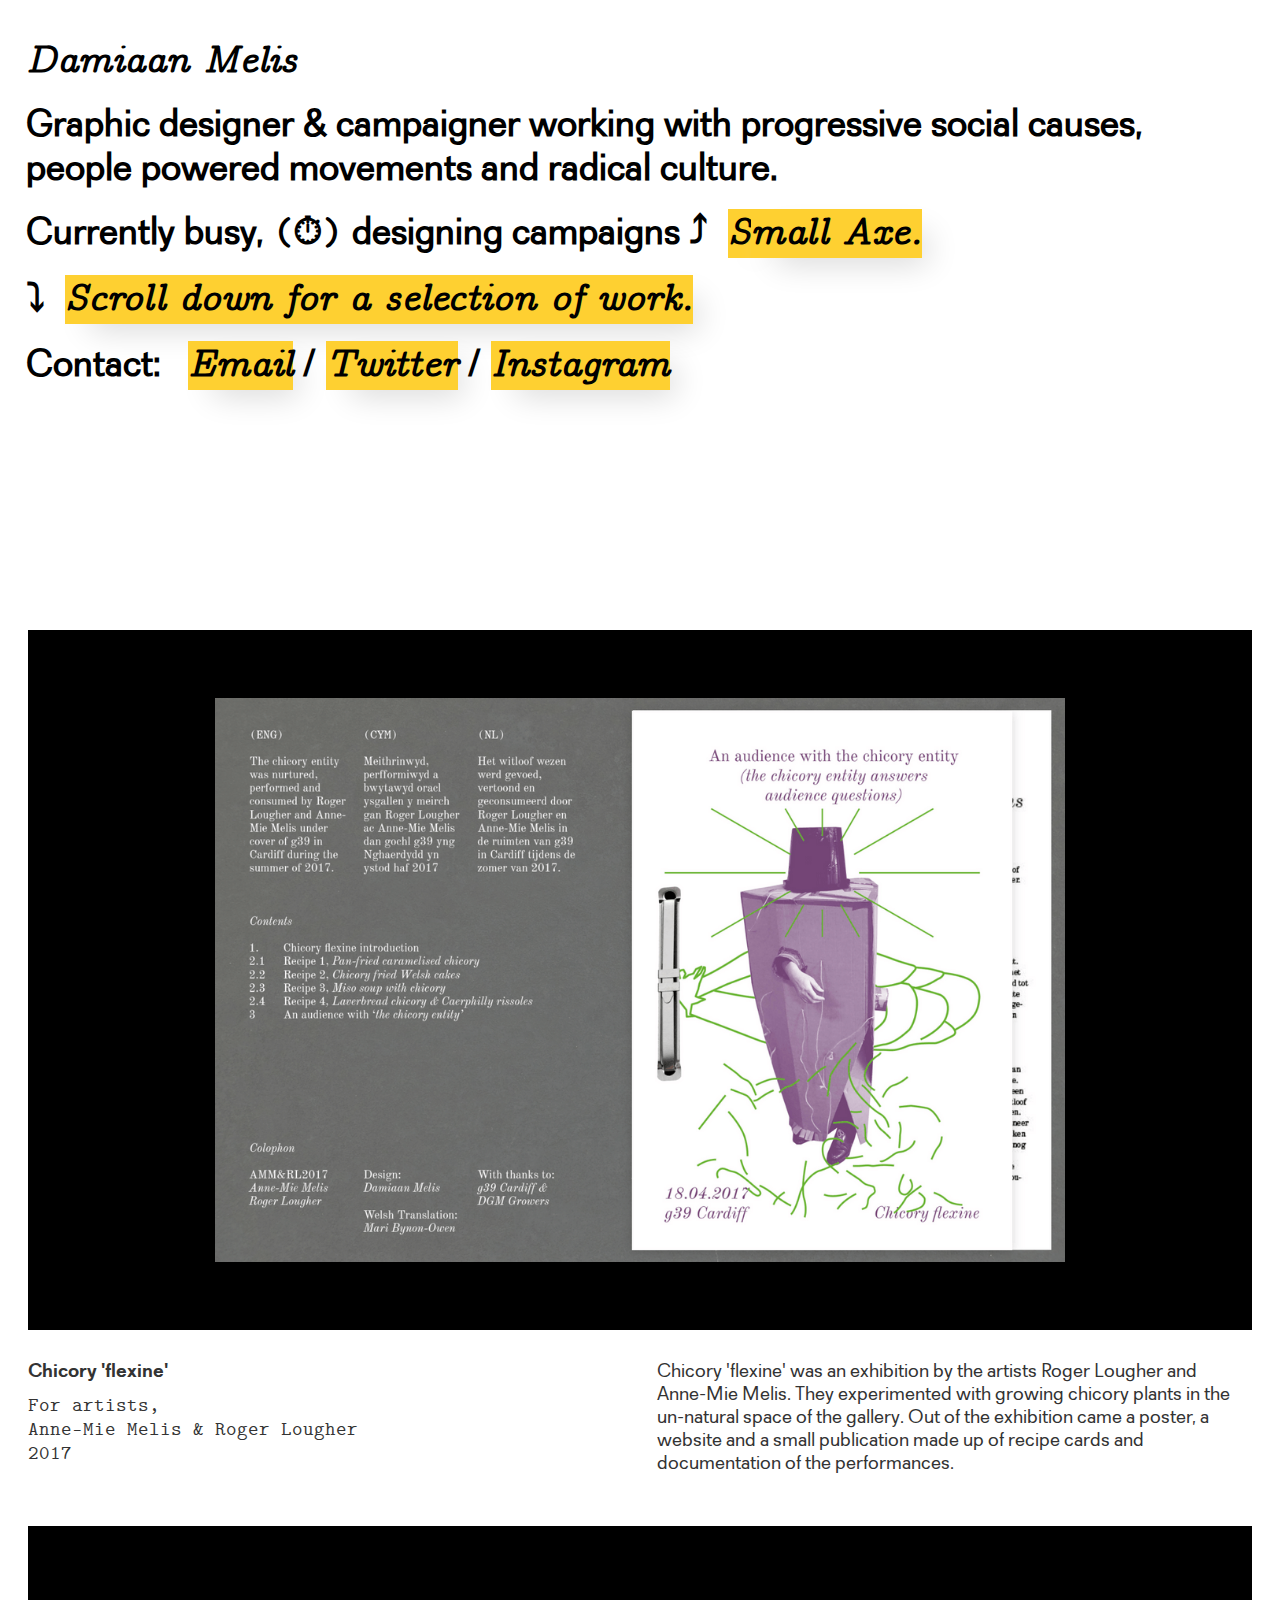
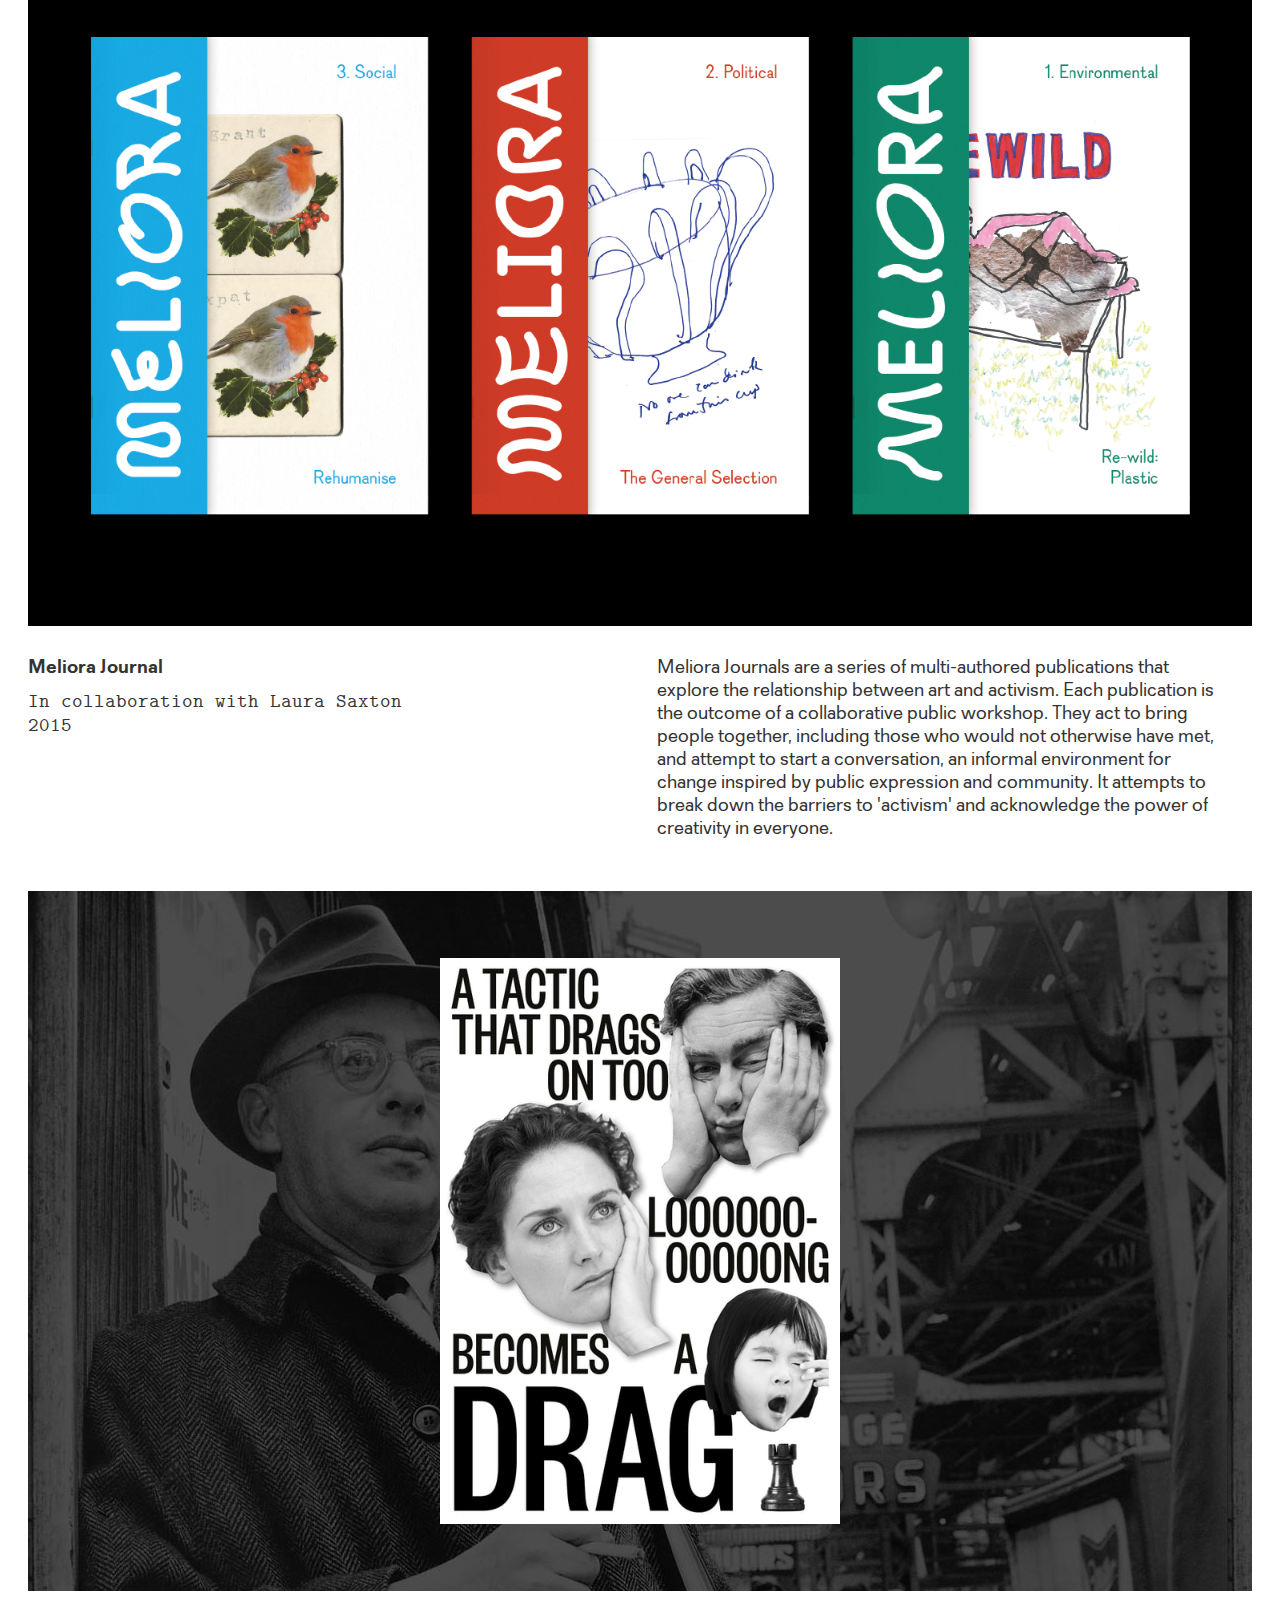
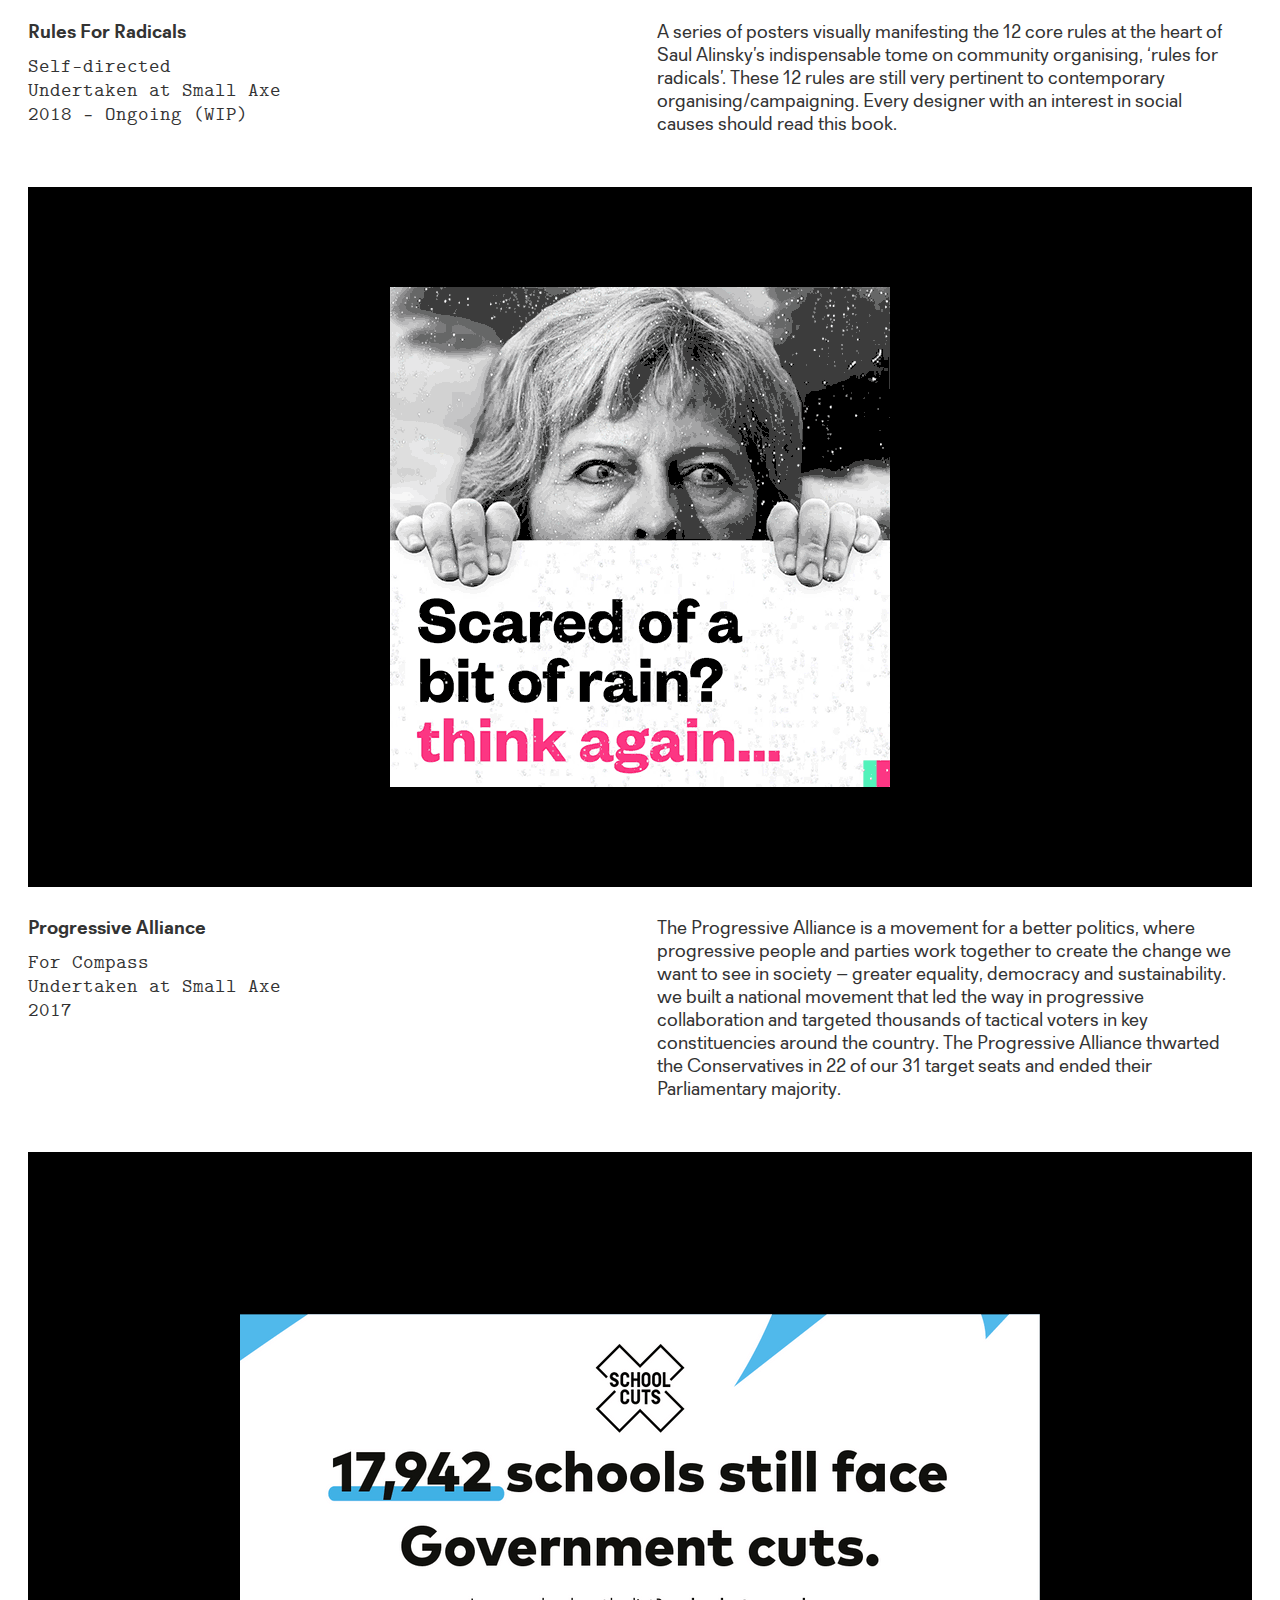
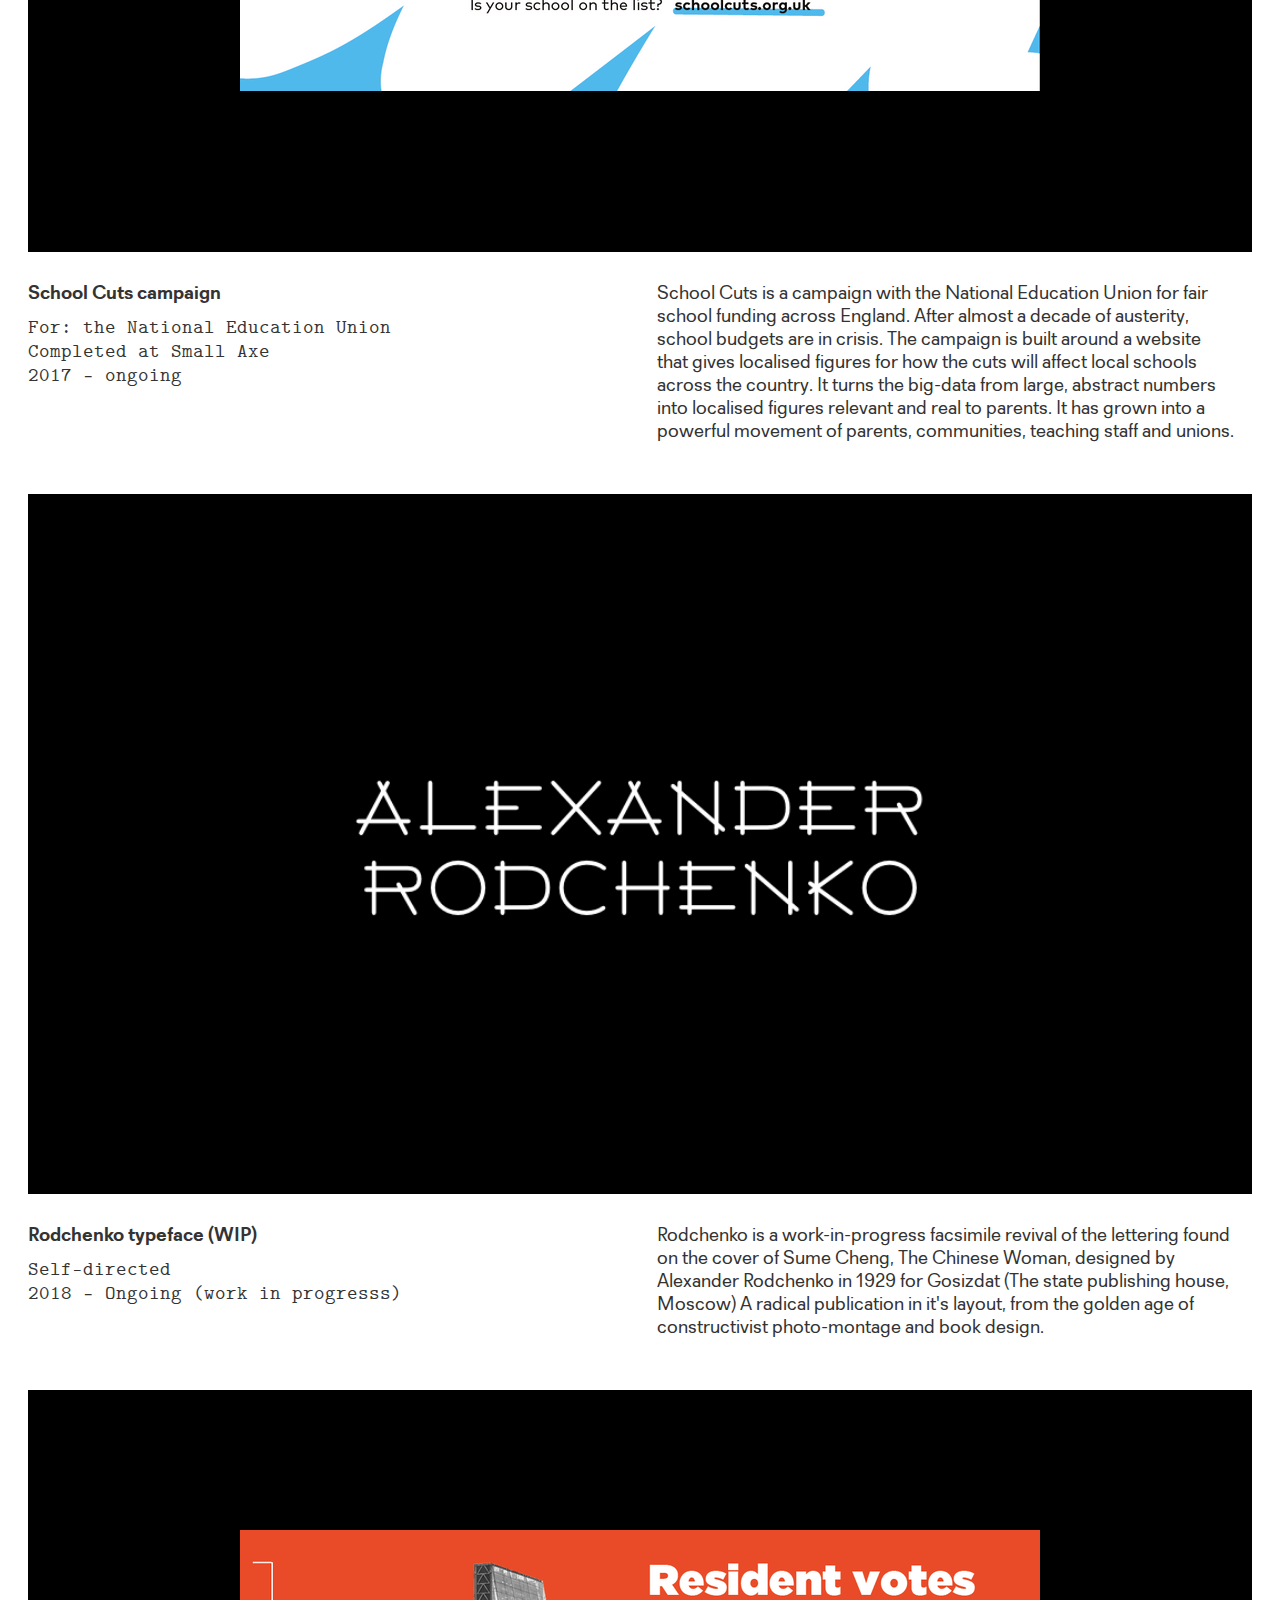
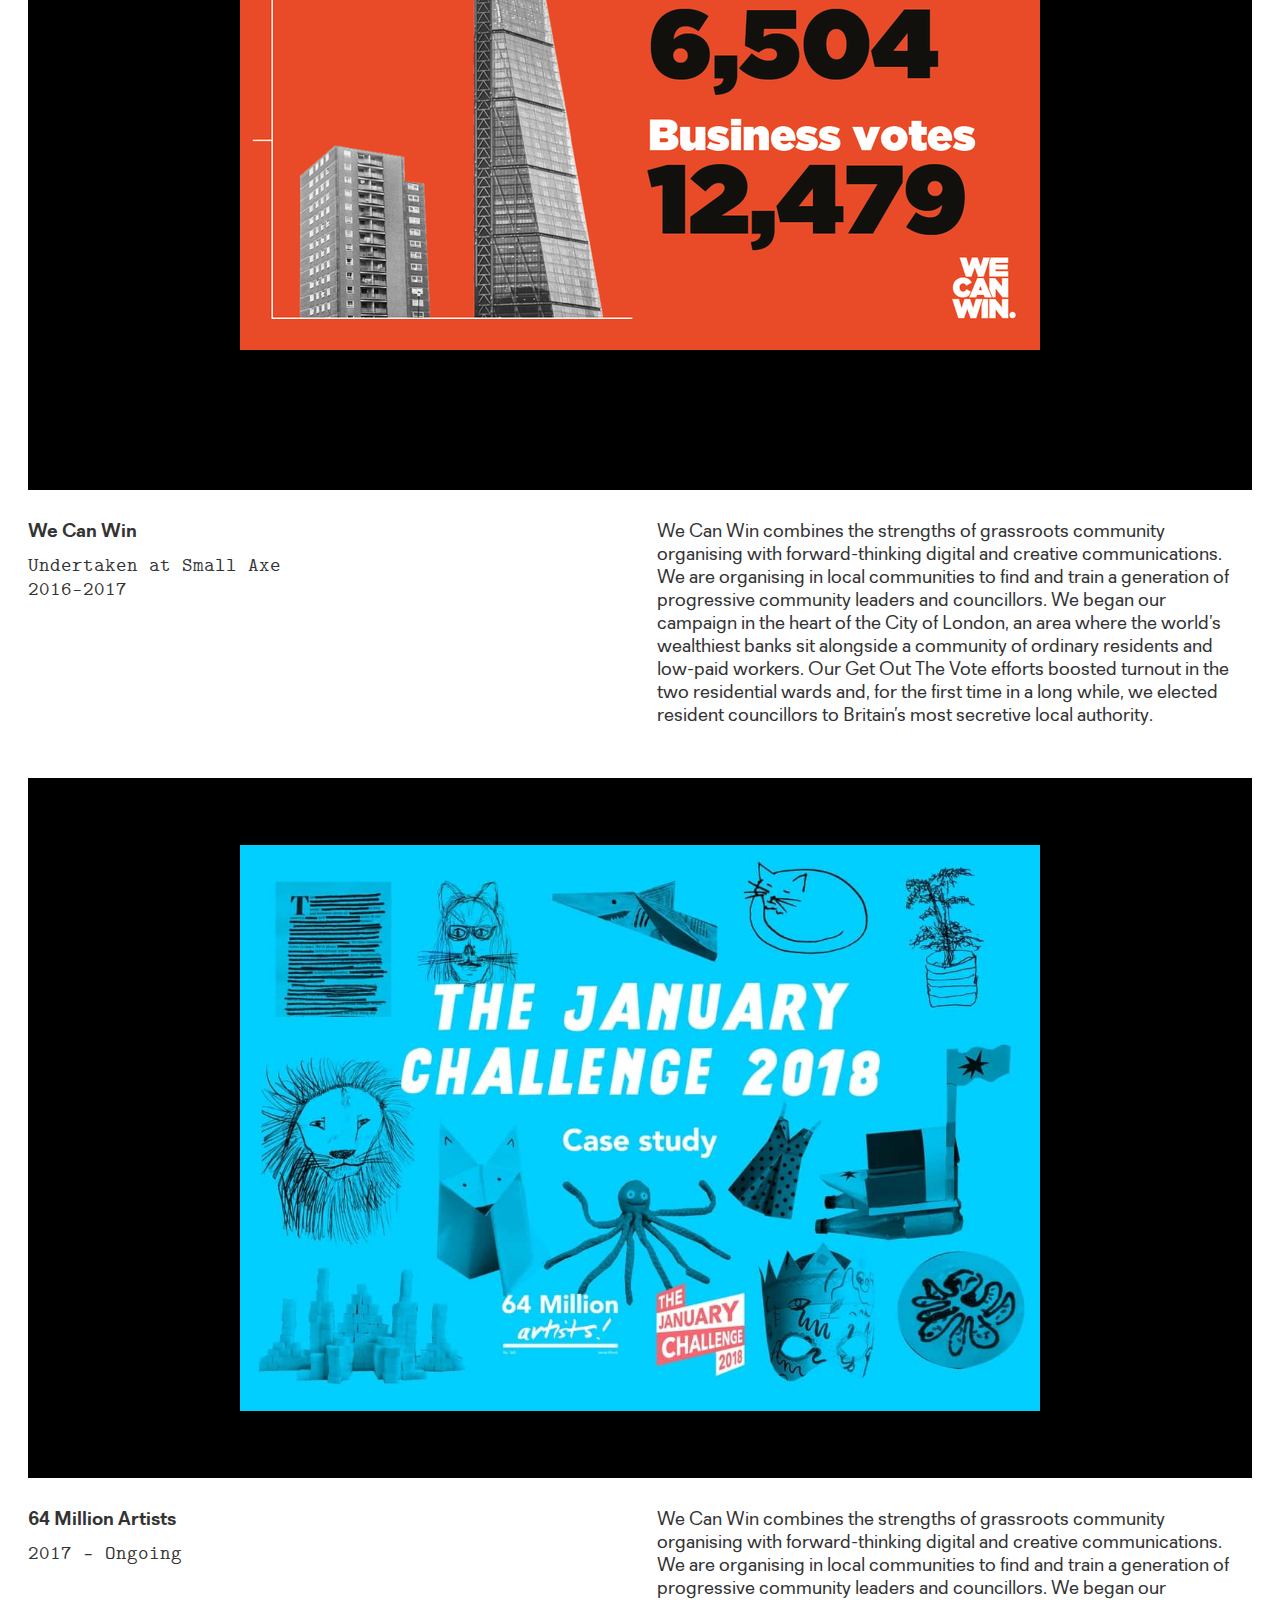
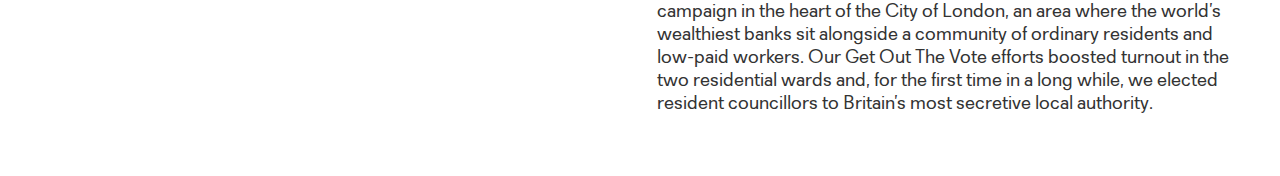
<file: index.html>
<!DOCTYPE html>
<!--  This site was created in Webflow. http://www.webflow.com  -->
<!--  Last Published: Sun Jul 08 2018 17:04:15 GMT+0000 (UTC)  -->
<html data-wf-page="5b140482541a84123a142de3" data-wf-site="5b140482541a840b5a142de4">
<head>
  <meta charset="utf-8">
  <title>Copy of Damiaan Melis Portfolio</title>
  <meta content="width=device-width, initial-scale=1" name="viewport">
  <meta content="Webflow" name="generator">
  <link href="css/normalize.css" rel="stylesheet" type="text/css">
  <link href="css/webflow.css" rel="stylesheet" type="text/css">
  <link href="css/dm-portfolio-2.webflow.css" rel="stylesheet" type="text/css">
  <!-- [if lt IE 9]><script src="https://cdnjs.cloudflare.com/ajax/libs/html5shiv/3.7.3/html5shiv.min.js" type="text/javascript"></script><![endif] -->
  <script type="text/javascript">!function(o,c){var n=c.documentElement,t=" w-mod-";n.className+=t+"js",("ontouchstart"in o||o.DocumentTouch&&c instanceof DocumentTouch)&&(n.className+=t+"touch")}(window,document);</script>
  <link href="images/star-02-01_1star-02-01.png" rel="shortcut icon" type="image/x-icon">
  <link href="https://daks2k3a4ib2z.cloudfront.net/img/webclip.png" rel="apple-touch-icon">
  <style>
  .left-arrow {
cursor: url('https://daks2k3a4ib2z.cloudfront.net/59eb0e2036e5a00001683e59/5a24241ba69b150001f563e5_arrows-white-03.png'), default;
}
.right-arrow {
cursor: url('https://daks2k3a4ib2z.cloudfront.net/59eb0e2036e5a00001683e59/5a24241ba69b150001f563e4_arrows-white-04.png'), default;
}
::selection {
  colour: #004FFF;
  background: #fed031; /* WebKit/Blink Browsers */
}
::-moz-selection {
  background: #fed031; /* Gecko Browsers */
}
</style>
</head>
<body class="body-2">
  <div class="big-image-container"><img src="images/STAR-good-day-03.png" class="image-4"></div>
  <div class="top-nav">
    <div class="navbar-container">
      <div class="_25-navbar-child-name-brand">
        <div class="div-block-9 w-clearfix"><a href="#" class="dm-mobile">Damiaan Melis</a><a href="index.html" class="damiaan-melis w--current">Damiaan Melis</a></div>
      </div>
      <div class="_25-navbar-child">
        <div class="div-block-9">
          <div class="text-block-2">Graphic design &amp; campaigns</div>
        </div>
      </div>
      <div class="_25-navbar-child">
        <div class="div-block-9 w-clearfix"><a href="#Bottom" class="info-navbar-link">↝ Info</a></div>
      </div>
    </div>
  </div>
  <div class="spacer-section">
    <div class="hero-flex-wrapper">
      <div class="hero-type">Damiaan Melis is a graphic designer<br>&amp; campaigner for progressive causes,<br>people-powered movements<br>and radical culture. </div>
      <div class="rich-text-block w-richtext">
        <h1><a href="index.html" class="w--current">Damiaan Melis </a></h1>
        <h1>Graphic designer &amp; campaigner working with progressive social causes, people powered movements and radical culture.</h1>
        <h1>Currently busy, <strong>(</strong>⏱<strong>)</strong> designing campaigns <a href="http://weare.thesmallaxe.com/" target="_blank"><strong>⤴ <em>S</em></strong><em>mall Axe.</em> </a></h1>
        <h1><a href="#Content"><strong>⤵ </strong><em>Scroll down for a selection of work.</em></a></h1>
        <h1>Contact:   <a href="mailto:melisdamiaan@gmail.com"><em>Email</em></a> / <a href="http://twitter.com/DamiaanMelis" target="_blank"><em>Twitter</em></a> / <a href="http://www.instagram.com/damiaanmelis" target="_blank"><em>Instagram</em></a><em> </em></h1>
      </div>
    </div>
  </div>
  <div id="Content" class="content-wrapper">
    <div class="project-section">
      <div data-animation="slide" data-duration="500" data-infinite="1" class="slider w-slider">
        <div class="mask w-slider-mask">
          <div class="slide w-slide">
            <div class="slide-flex-wrapper"><img src="images/wallet-10.png" width="850" srcset="images/wallet-10-p-500.png 500w, images/wallet-10-p-800.png 800w, images/wallet-10-p-1080.png 1080w, images/wallet-10-p-1600.png 1600w, images/wallet-10.png 1703w" sizes="(max-width: 479px) 75vw, (max-width: 991px) 76vw, 850px"></div>
          </div>
          <div class="slide w-slide">
            <div class="slide-flex-wrapper"><img src="images/AMM_CF_the-chicory-entity-answers-covers2.png" width="400" srcset="images/AMM_CF_the-chicory-entity-answers-covers2-p-500.png 500w, images/AMM_CF_the-chicory-entity-answers-covers2.png 559w" sizes="(max-width: 479px) 75vw, (max-width: 767px) 76vw, 400px"></div>
          </div>
          <div class="slide w-slide">
            <div class="slide-flex-wrapper"><img src="images/AMM_Chicory-text-booklet-cover.png" width="400"></div>
          </div>
          <div class="slide w-slide">
            <div class="slide-flex-wrapper"><img src="images/AMM_Chicory-text-booklet-spread.png" width="800" srcset="images/AMM_Chicory-text-booklet-spread-p-500.png 500w, images/AMM_Chicory-text-booklet-spread-p-800.png 800w, images/AMM_Chicory-text-booklet-spread.png 1119w" sizes="(max-width: 479px) 75vw, (max-width: 991px) 76vw, 800px"></div>
          </div>
          <div class="slide w-slide">
            <div class="slide-flex-wrapper"><img src="images/AMM_Chicory-text-booklet-back.png" width="400" srcset="images/AMM_Chicory-text-booklet-back-p-500.png 500w, images/AMM_Chicory-text-booklet-back.png 559w" sizes="(max-width: 479px) 75vw, (max-width: 767px) 76vw, 400px"></div>
          </div>
          <div class="slide w-slide">
            <div class="slide-flex-wrapper"><img src="images/V1G_AMM_The-chicory-project-poster.jpg" width="450" srcset="images/V1G_AMM_The-chicory-project-poster-p-500.jpeg 500w, images/V1G_AMM_The-chicory-project-poster.jpg 800w" sizes="(max-width: 479px) 75vw, (max-width: 767px) 76vw, 450px"></div>
          </div>
          <div class="slide w-slide">
            <div class="slide-flex-wrapper"><img src="images/double-sided-recipe-cards-10.png" width="900" srcset="images/double-sided-recipe-cards-10-p-500.png 500w, images/double-sided-recipe-cards-10-p-800.png 800w, images/double-sided-recipe-cards-10.png 1002w" sizes="(max-width: 479px) 75vw, (max-width: 991px) 76vw, 900px"></div>
          </div>
          <div class="slide w-slide">
            <div class="slide-flex-wrapper"><img src="images/SA_Chrome-mockup-03.png" width="900" srcset="images/SA_Chrome-mockup-03-p-500.png 500w, images/SA_Chrome-mockup-03-p-800.png 800w, images/SA_Chrome-mockup-03-p-1080.png 1080w, images/SA_Chrome-mockup-03-p-1600.png 1600w, images/SA_Chrome-mockup-03-p-2000.png 2000w, images/SA_Chrome-mockup-03.png 2127w" sizes="(max-width: 479px) 75vw, (max-width: 991px) 76vw, 900px"></div>
          </div>
          <div class="slide w-slide">
            <div class="slide-flex-wrapper"><img src="images/SA_Chrome-mockup-04.png" width="900" srcset="images/SA_Chrome-mockup-04-p-500.png 500w, images/SA_Chrome-mockup-04-p-800.png 800w, images/SA_Chrome-mockup-04-p-1080.png 1080w, images/SA_Chrome-mockup-04-p-1600.png 1600w, images/SA_Chrome-mockup-04-p-2000.png 2000w, images/SA_Chrome-mockup-04.png 2128w" sizes="(max-width: 479px) 75vw, (max-width: 991px) 76vw, 900px"></div>
          </div>
          <div class="slide w-slide">
            <div class="slide-flex-wrapper"><img src="images/double-sided-recipe-cards-11.png" width="900" srcset="images/double-sided-recipe-cards-11-p-500.png 500w, images/double-sided-recipe-cards-11-p-800.png 800w, images/double-sided-recipe-cards-11.png 1002w" sizes="(max-width: 479px) 75vw, (max-width: 991px) 76vw, 900px"></div>
          </div>
          <div class="slide w-slide">
            <div class="slide-flex-wrapper"><img src="images/double-sided-recipe-cards-12.png" width="900" srcset="images/double-sided-recipe-cards-12-p-500.png 500w, images/double-sided-recipe-cards-12-p-800.png 800w, images/double-sided-recipe-cards-12.png 1002w" sizes="(max-width: 479px) 75vw, (max-width: 991px) 76vw, 900px"></div>
          </div>
          <div class="slide w-slide">
            <div class="slide-flex-wrapper"><img src="images/double-sided-recipe-cards-13.png" width="900" srcset="images/double-sided-recipe-cards-13-p-500.png 500w, images/double-sided-recipe-cards-13-p-800.png 800w, images/double-sided-recipe-cards-13.png 1002w" sizes="(max-width: 479px) 75vw, (max-width: 991px) 76vw, 900px"></div>
          </div>
        </div>
        <div class="left-arrow w-slider-arrow-left"><img src="images/Screen-Shot-2018-05-31-at-17.10.18.png" srcset="images/Screen-Shot-2018-05-31-at-17.10.18-p-500.png 500w, images/Screen-Shot-2018-05-31-at-17.10.18-p-800.png 800w, images/Screen-Shot-2018-05-31-at-17.10.18-p-1080.png 1080w, images/Screen-Shot-2018-05-31-at-17.10.18-p-1600.png 1600w, images/Screen-Shot-2018-05-31-at-17.10.18.png 1918w" sizes="100vw" class="image"></div>
        <div class="right-arrow w-slider-arrow-right"><img src="images/Screen-Shot-2018-05-31-at-17.10.18.png" srcset="images/Screen-Shot-2018-05-31-at-17.10.18-p-500.png 500w, images/Screen-Shot-2018-05-31-at-17.10.18-p-800.png 800w, images/Screen-Shot-2018-05-31-at-17.10.18-p-1080.png 1080w, images/Screen-Shot-2018-05-31-at-17.10.18-p-1600.png 1600w, images/Screen-Shot-2018-05-31-at-17.10.18.png 1918w" sizes="100vw" class="image"></div>
        <div class="slide-nav w-slider-nav w-round"></div>
      </div>
      <div class="project-info-flex-container">
        <div class="flex-child-50">
          <div class="body">Chicory &#x27;flexine&#x27;</div>
          <div class="text-block-3">For artists,<br>Anne-Mie Melis &amp; Roger Lougher<br>2017</div>
        </div>
        <div class="flex-child-50-descriptor">
          <div class="project-para">Chicory &#x27;flexine&#x27; was an exhibition by the artists Roger Lougher and Anne-Mie Melis. They experimented with growing chicory plants in the un-natural space of the gallery. Out of the exhibition came a poster, a website and a small publication made up of recipe cards and documentation of the performances.<br></div>
        </div>
      </div>
    </div>
    <div class="project-section">
      <div data-animation="slide" data-duration="500" data-infinite="1" class="slider meliora w-slider">
        <div class="mask w-slider-mask">
          <div class="slide w-slide">
            <div class="slide-flex-wrapper"><img src="images/Covers-01.png" width="1100" srcset="images/Covers-01-p-500.png 500w, images/Covers-01-p-800.png 800w, images/Covers-01-p-1080.png 1080w, images/Covers-01.png 1369w" sizes="(max-width: 479px) 75vw, (max-width: 991px) 76vw, 96vw"></div>
          </div>
          <div class="slide w-slide">
            <div class="slide-flex-wrapper"><img src="images/meliora-covers_3.png" width="400" srcset="images/meliora-covers_3-p-500.png 500w, images/meliora-covers_3-p-800.png 800w, images/meliora-covers_3.png 874w" sizes="(max-width: 479px) 75vw, (max-width: 767px) 76vw, 400px"></div>
          </div>
          <div class="slide w-slide">
            <div class="slide-flex-wrapper"><img src="images/meliora-enivronment-spreads-1.jpg" width="800" srcset="images/meliora-enivronment-spreads-1-p-1080.jpeg 1080w, images/meliora-enivronment-spreads-1.jpg 1119w" sizes="(max-width: 479px) 75vw, (max-width: 991px) 76vw, 800px"></div>
          </div>
          <div class="slide w-slide">
            <div class="slide-flex-wrapper"><img src="images/meliora-enivronment-spreads-2.jpg" width="800" srcset="images/meliora-enivronment-spreads-2-p-500.jpeg 500w, images/meliora-enivronment-spreads-2-p-1080.jpeg 1080w, images/meliora-enivronment-spreads-2.jpg 1119w" sizes="(max-width: 479px) 75vw, (max-width: 991px) 76vw, 800px"></div>
          </div>
          <div class="slide w-slide">
            <div class="slide-flex-wrapper"><img src="images/meliora-Environmental-spreads-4.png" width="800" srcset="images/meliora-Environmental-spreads-4-p-500.png 500w, images/meliora-Environmental-spreads-4-p-800.png 800w, images/meliora-Environmental-spreads-4-p-1080.png 1080w, images/meliora-Environmental-spreads-4-p-1600.png 1600w, images/meliora-Environmental-spreads-4.png 1748w" sizes="(max-width: 479px) 75vw, (max-width: 991px) 76vw, 800px"></div>
          </div>
          <div class="slide w-slide">
            <div class="slide-flex-wrapper"><img src="images/meliora-enivronment-spreads-3.jpg" width="800" srcset="images/meliora-enivronment-spreads-3-p-1080.jpeg 1080w, images/meliora-enivronment-spreads-3.jpg 1119w" sizes="(max-width: 479px) 75vw, (max-width: 991px) 76vw, 800px"></div>
          </div>
          <div class="slide w-slide">
            <div class="slide-flex-wrapper"><img src="images/meliora-covers_2.png" width="400" srcset="images/meliora-covers_2-p-500.png 500w, images/meliora-covers_2-p-800.png 800w, images/meliora-covers_2.png 874w" sizes="(max-width: 479px) 75vw, (max-width: 767px) 76vw, 400px"></div>
          </div>
          <div class="slide w-slide">
            <div class="slide-flex-wrapper"><img src="images/meliora-Politcical-spreads-1.png" width="800" srcset="images/meliora-Politcical-spreads-1-p-500.png 500w, images/meliora-Politcical-spreads-1-p-800.png 800w, images/meliora-Politcical-spreads-1-p-1080.png 1080w, images/meliora-Politcical-spreads-1-p-1600.png 1600w, images/meliora-Politcical-spreads-1.png 1748w" sizes="(max-width: 479px) 75vw, (max-width: 991px) 76vw, 800px"></div>
          </div>
          <div class="slide w-slide">
            <div class="slide-flex-wrapper"><img src="images/meliora-Politcical-spreads-2.png" width="800" srcset="images/meliora-Politcical-spreads-2-p-500.png 500w, images/meliora-Politcical-spreads-2-p-800.png 800w, images/meliora-Politcical-spreads-2-p-1080.png 1080w, images/meliora-Politcical-spreads-2-p-1600.png 1600w, images/meliora-Politcical-spreads-2.png 1748w" sizes="(max-width: 479px) 75vw, (max-width: 991px) 76vw, 800px"></div>
          </div>
          <div class="slide w-slide">
            <div class="slide-flex-wrapper"><img src="images/meliora-Politcical-spreads-3.png" width="800" srcset="images/meliora-Politcical-spreads-3-p-500.png 500w, images/meliora-Politcical-spreads-3-p-800.png 800w, images/meliora-Politcical-spreads-3-p-1080.png 1080w, images/meliora-Politcical-spreads-3-p-1600.png 1600w, images/meliora-Politcical-spreads-3.png 1748w" sizes="(max-width: 479px) 75vw, (max-width: 991px) 76vw, 800px"></div>
          </div>
          <div class="slide w-slide">
            <div class="slide-flex-wrapper"><img src="images/meliora-covers_.png" width="400" srcset="images/meliora-covers_-p-500.png 500w, images/meliora-covers_-p-800.png 800w, images/meliora-covers_.png 874w" sizes="(max-width: 479px) 75vw, (max-width: 767px) 76vw, 400px"></div>
          </div>
          <div class="slide w-slide">
            <div class="slide-flex-wrapper"><img src="images/meliora-Social-spreads-4.png" width="800" srcset="images/meliora-Social-spreads-4-p-500.png 500w, images/meliora-Social-spreads-4-p-800.png 800w, images/meliora-Social-spreads-4-p-1080.png 1080w, images/meliora-Social-spreads-4-p-1600.png 1600w, images/meliora-Social-spreads-4.png 1748w" sizes="(max-width: 479px) 75vw, (max-width: 991px) 76vw, 800px"></div>
          </div>
          <div class="slide w-slide">
            <div class="slide-flex-wrapper"><img src="images/meliora-Social-spreads-1.jpg" width="800" srcset="images/meliora-Social-spreads-1-p-500.jpeg 500w, images/meliora-Social-spreads-1-p-1080.jpeg 1080w, images/meliora-Social-spreads-1.jpg 1119w" sizes="(max-width: 479px) 75vw, (max-width: 991px) 76vw, 800px"></div>
          </div>
          <div class="slide w-slide">
            <div class="slide-flex-wrapper"><img src="images/meliora-Social-spreads-21.png" width="800" srcset="images/meliora-Social-spreads-21-p-500.png 500w, images/meliora-Social-spreads-21-p-800.png 800w, images/meliora-Social-spreads-21-p-1080.png 1080w, images/meliora-Social-spreads-21-p-1600.png 1600w, images/meliora-Social-spreads-21.png 1748w" sizes="(max-width: 479px) 75vw, (max-width: 991px) 76vw, 800px"></div>
          </div>
        </div>
        <div class="left-arrow w-slider-arrow-left"><img src="images/Screen-Shot-2018-05-31-at-17.10.18.png" srcset="images/Screen-Shot-2018-05-31-at-17.10.18-p-500.png 500w, images/Screen-Shot-2018-05-31-at-17.10.18-p-800.png 800w, images/Screen-Shot-2018-05-31-at-17.10.18-p-1080.png 1080w, images/Screen-Shot-2018-05-31-at-17.10.18-p-1600.png 1600w, images/Screen-Shot-2018-05-31-at-17.10.18.png 1918w" sizes="100vw" class="image"></div>
        <div class="right-arrow w-slider-arrow-right"><img src="images/Screen-Shot-2018-05-31-at-17.10.18.png" srcset="images/Screen-Shot-2018-05-31-at-17.10.18-p-500.png 500w, images/Screen-Shot-2018-05-31-at-17.10.18-p-800.png 800w, images/Screen-Shot-2018-05-31-at-17.10.18-p-1080.png 1080w, images/Screen-Shot-2018-05-31-at-17.10.18-p-1600.png 1600w, images/Screen-Shot-2018-05-31-at-17.10.18.png 1918w" sizes="100vw" class="image"></div>
        <div class="slide-nav w-slider-nav w-round"></div>
      </div>
      <div class="project-info-flex-container">
        <div class="flex-child-50">
          <div class="body">Meliora Journal</div>
          <div class="text-block-3">In collaboration with Laura Saxton<br>2015</div>
        </div>
        <div class="flex-child-50-descriptor">
          <div class="project-para">Meliora Journals are a series of multi-authored publications that explore the relationship between art and activism. Each publication is the outcome of a collaborative public workshop. They act to bring people together, including those who would not otherwise have met, and attempt to start a conversation, an informal environment for change inspired by public expression and community. It attempts to break down the barriers to &#x27;activism&#x27; and acknowledge the power of creativity in everyone.<br></div>
        </div>
      </div>
    </div>
    <div class="project-section">
      <div data-animation="slide" data-duration="500" data-infinite="1" class="slider rules w-slider">
        <div class="mask w-slider-mask">
          <div class="slide w-slide">
            <div class="slide-flex-wrapper"><img src="images/V1C_Alinsky-posters_a-tactic-that-drags-on-too-long-becomes-a-drag.jpg" width="400" srcset="images/V1C_Alinsky-posters_a-tactic-that-drags-on-too-long-becomes-a-drag-p-500.jpeg 500w, images/V1C_Alinsky-posters_a-tactic-that-drags-on-too-long-becomes-a-drag-p-800.jpeg 800w, images/V1C_Alinsky-posters_a-tactic-that-drags-on-too-long-becomes-a-drag-p-1080.jpeg 1080w, images/V1C_Alinsky-posters_a-tactic-that-drags-on-too-long-becomes-a-drag.jpg 1200w" sizes="(max-width: 479px) 75vw, (max-width: 767px) 76vw, 400px"></div>
          </div>
          <div class="slide w-slide">
            <div class="slide-flex-wrapper"><img src="images/V1C_Alinsky-posters-the-threat-is-usually-more-terrifying-than-the-thing-itself.jpg" width="400" srcset="images/V1C_Alinsky-posters-the-threat-is-usually-more-terrifying-than-the-thing-itself-p-500.jpeg 500w, images/V1C_Alinsky-posters-the-threat-is-usually-more-terrifying-than-the-thing-itself-p-800.jpeg 800w, images/V1C_Alinsky-posters-the-threat-is-usually-more-terrifying-than-the-thing-itself-p-1080.jpeg 1080w, images/V1C_Alinsky-posters-the-threat-is-usually-more-terrifying-than-the-thing-itself.jpg 1200w" sizes="(max-width: 479px) 75vw, (max-width: 767px) 76vw, 400px"></div>
          </div>
          <div class="slide w-slide">
            <div class="slide-flex-wrapper"><img src="images/V1B_Alinsky-posters-Make-the-enemy-live-up-to-its-own-book-of-rules.jpg" width="400" srcset="images/V1B_Alinsky-posters-Make-the-enemy-live-up-to-its-own-book-of-rules-p-500.jpeg 500w, images/V1B_Alinsky-posters-Make-the-enemy-live-up-to-its-own-book-of-rules-p-800.jpeg 800w, images/V1B_Alinsky-posters-Make-the-enemy-live-up-to-its-own-book-of-rules-p-1080.jpeg 1080w, images/V1B_Alinsky-posters-Make-the-enemy-live-up-to-its-own-book-of-rules.jpg 1200w" sizes="(max-width: 479px) 75vw, (max-width: 767px) 76vw, 400px"></div>
          </div>
        </div>
        <div class="left-arrow w-slider-arrow-left"><img src="images/Screen-Shot-2018-05-31-at-17.10.18.png" srcset="images/Screen-Shot-2018-05-31-at-17.10.18-p-500.png 500w, images/Screen-Shot-2018-05-31-at-17.10.18-p-800.png 800w, images/Screen-Shot-2018-05-31-at-17.10.18-p-1080.png 1080w, images/Screen-Shot-2018-05-31-at-17.10.18-p-1600.png 1600w, images/Screen-Shot-2018-05-31-at-17.10.18.png 1918w" sizes="100vw" class="image"></div>
        <div class="right-arrow w-slider-arrow-right"><img src="images/Screen-Shot-2018-05-31-at-17.10.18.png" srcset="images/Screen-Shot-2018-05-31-at-17.10.18-p-500.png 500w, images/Screen-Shot-2018-05-31-at-17.10.18-p-800.png 800w, images/Screen-Shot-2018-05-31-at-17.10.18-p-1080.png 1080w, images/Screen-Shot-2018-05-31-at-17.10.18-p-1600.png 1600w, images/Screen-Shot-2018-05-31-at-17.10.18.png 1918w" sizes="100vw" class="image"></div>
        <div class="slide-nav w-slider-nav w-round"></div>
      </div>
      <div class="project-info-flex-container">
        <div class="flex-child-50">
          <div class="body">Rules For Radicals</div>
          <div class="text-block-3">Self-directed<br>Undertaken at Small Axe<br>2018 – Ongoing (WIP)</div>
        </div>
        <div class="flex-child-50-descriptor">
          <div class="project-para">A series of posters visually manifesting the 12 core rules at the heart of Saul Alinsky’s indispensable tome on community organising, ‘rules for radicals’. These 12 rules are still very pertinent to contemporary organising/campaigning. Every designer with an interest in social causes should read this book.<br></div>
        </div>
      </div>
    </div>
    <div class="project-section">
      <div data-animation="slide" data-duration="500" data-infinite="1" class="slider progressive-alliance w-slider">
        <div class="mask w-slider-mask">
          <div class="slide w-slide">
            <div class="slide-flex-wrapper"><img src="images/59f228b59ea4b9000176b406_we-can-beat-the-tories.gif" width="500"></div>
          </div>
          <div class="slide w-slide">
            <div class="slide-flex-wrapper"><img src="images/59f228b59ea4b9000176b3ee_V1A_PA_all-these-people-are-already-getting-organised17.gif" width="500"></div>
          </div>
          <div class="slide w-slide">
            <div class="slide-flex-wrapper"><img src="images/How-the-PA-works.gif" width="500"></div>
          </div>
          <div class="slide w-slide">
            <div class="slide-flex-wrapper"><img src="images/59f228b59ea4b9000176b3ed_doomloop.gif" width="500"></div>
          </div>
          <div class="slide w-slide">
            <div class="slide-flex-wrapper"><img src="images/May-chips-reset.png" width="500" srcset="images/May-chips-reset-p-500.png 500w, images/May-chips-reset.png 800w" sizes="(max-width: 479px) 75vw, (max-width: 767px) 76vw, 500px"></div>
          </div>
          <div class="slide w-slide">
            <div class="slide-flex-wrapper"><img src="images/sack-hunt.png" width="500" srcset="images/sack-hunt-p-500.png 500w, images/sack-hunt.png 800w" sizes="(max-width: 479px) 75vw, (max-width: 767px) 76vw, 500px"></div>
          </div>
          <div class="slide w-slide">
            <div class="slide-flex-wrapper"><img src="images/V1A_PA_Clinging-on.jpg" width="500"></div>
          </div>
          <div class="slide w-slide">
            <div class="slide-flex-wrapper"><img src="images/V1E_PA_find-out-how-to-stop-the-tories-in-your-area.jpg" width="500" srcset="images/V1E_PA_find-out-how-to-stop-the-tories-in-your-area-p-500.jpeg 500w, images/V1E_PA_find-out-how-to-stop-the-tories-in-your-area.jpg 600w" sizes="(max-width: 479px) 75vw, (max-width: 767px) 76vw, 500px"></div>
          </div>
          <div class="slide w-slide">
            <div class="slide-flex-wrapper"><img src="images/V1A_PA_Keir-Hardie-quote.jpg" width="500" srcset="images/V1A_PA_Keir-Hardie-quote-p-500.jpeg 500w, images/V1A_PA_Keir-Hardie-quote.jpg 600w" sizes="(max-width: 479px) 75vw, (max-width: 767px) 76vw, 500px"></div>
          </div>
          <div class="slide w-slide">
            <div class="slide-flex-wrapper"><img src="images/target.gif" width="500"></div>
          </div>
          <div class="slide w-slide">
            <div class="slide-flex-wrapper">
              <div class="embed-wrapper">
                <div class="w-embed w-iframe"><iframe src="https://www.facebook.com/plugins/video.php?href=https%3A%2F%2Fwww.facebook.com%2FCompassGoodSociety%2Fvideos%2F1762794010403062%2F&show_text=0&width=476" width="476" height="476" style="border:none;overflow:hidden" scrolling="no" frameborder="0" allowtransparency="true" allowfullscreen="true"></iframe></div>
              </div>
            </div>
          </div>
          <div class="slide w-slide">
            <div class="slide-flex-wrapper">
              <div class="embed-wrapper">
                <div class="w-embed w-iframe"><iframe src="https://www.facebook.com/plugins/video.php?href=https%3A%2F%2Fwww.facebook.com%2FCompassGoodSociety%2Fvideos%2F1786590384690091%2F&show_text=0&width=476" width="476" height="476" style="border:none;overflow:hidden" scrolling="no" frameborder="0" allowtransparency="true" allowfullscreen="true"></iframe></div>
              </div>
            </div>
          </div>
          <div class="slide w-slide">
            <div class="slide-flex-wrapper">
              <div class="embed-wrapper">
                <div class="w-embed w-iframe"><iframe src="https://www.facebook.com/plugins/video.php?href=https%3A%2F%2Fwww.facebook.com%2FCompassGoodSociety%2Fvideos%2F1785927841423012%2F&show_text=0&width=476" width="476" height="476" style="border:none;overflow:hidden" scrolling="no" frameborder="0" allowtransparency="true" allowfullscreen="true"></iframe></div>
              </div>
            </div>
          </div>
          <div class="slide w-slide">
            <div class="slide-flex-wrapper">
              <div class="embed-wrapper">
                <div class="w-embed w-iframe"><iframe src="https://www.facebook.com/plugins/video.php?href=https%3A%2F%2Fwww.facebook.com%2FCompassGoodSociety%2Fvideos%2F1788499874499142%2F&show_text=0&width=476" width="476" height="476" style="border:none;overflow:hidden" scrolling="no" frameborder="0" allowtransparency="true" allowfullscreen="true"></iframe></div>
              </div>
            </div>
          </div>
          <div class="slide w-slide">
            <div class="slide-flex-wrapper">
              <div class="embed-wrapper">
                <div class="w-embed w-iframe"><iframe src="https://www.facebook.com/plugins/video.php?href=https%3A%2F%2Fwww.facebook.com%2FCompassGoodSociety%2Fvideos%2F1789555911060205%2F&show_text=0&width=476" width="476" height="476" style="border:none;overflow:hidden" scrolling="no" frameborder="0" allowtransparency="true" allowfullscreen="true"></iframe></div>
              </div>
            </div>
          </div>
          <div class="slide w-slide">
            <div class="slide-flex-wrapper">
              <div class="embed-wrapper">
                <div class="w-embed w-iframe"><iframe src="https://www.facebook.com/plugins/video.php?href=https%3A%2F%2Fwww.facebook.com%2FCompassGoodSociety%2Fvideos%2F1787267961289000%2F&show_text=0&width=476" width="476" height="476" style="border:none;overflow:hidden" scrolling="no" frameborder="0" allowtransparency="true" allowfullscreen="true"></iframe></div>
              </div>
            </div>
          </div>
          <div class="slide w-slide">
            <div class="slide-flex-wrapper">
              <div class="embed-wrapper">
                <div class="w-embed w-iframe"><iframe src="https://www.facebook.com/plugins/video.php?href=https%3A%2F%2Fwww.facebook.com%2FCompassGoodSociety%2Fvideos%2F1787267961289000%2F&show_text=0&width=476" width="476" height="476" style="border:none;overflow:hidden" scrolling="no" frameborder="0" allowtransparency="true" allowfullscreen="true"></iframe></div>
              </div>
            </div>
          </div>
        </div>
        <div class="left-arrow w-slider-arrow-left"><img src="images/Screen-Shot-2018-05-31-at-17.10.18.png" srcset="images/Screen-Shot-2018-05-31-at-17.10.18-p-500.png 500w, images/Screen-Shot-2018-05-31-at-17.10.18-p-800.png 800w, images/Screen-Shot-2018-05-31-at-17.10.18-p-1080.png 1080w, images/Screen-Shot-2018-05-31-at-17.10.18-p-1600.png 1600w, images/Screen-Shot-2018-05-31-at-17.10.18.png 1918w" sizes="100vw" class="image"></div>
        <div class="right-arrow w-slider-arrow-right"><img src="images/Screen-Shot-2018-05-31-at-17.10.18.png" srcset="images/Screen-Shot-2018-05-31-at-17.10.18-p-500.png 500w, images/Screen-Shot-2018-05-31-at-17.10.18-p-800.png 800w, images/Screen-Shot-2018-05-31-at-17.10.18-p-1080.png 1080w, images/Screen-Shot-2018-05-31-at-17.10.18-p-1600.png 1600w, images/Screen-Shot-2018-05-31-at-17.10.18.png 1918w" sizes="100vw" class="image"></div>
        <div class="slide-nav w-slider-nav w-round"></div>
      </div>
      <div class="project-info-flex-container">
        <div class="flex-child-50">
          <div class="body">Progressive Alliance</div>
          <div class="text-block-3">For Compass<br>Undertaken at Small Axe<br>2017</div>
        </div>
        <div class="flex-child-50-descriptor">
          <div class="project-para">The Progressive Alliance is a movement for a better politics, where progressive people and parties work together to create the change we want to see in society – greater equality, democracy and sustainability. we built a national movement that led the way in progressive collaboration and targeted thousands of tactical voters in key constituencies around the country. The Progressive Alliance thwarted the Conservatives in 22 of our 31 target seats and ended their Parliamentary majority.<br></div>
        </div>
      </div>
    </div>
    <section id="School-cuts" class="project-section sc">
      <div data-animation="slide" data-duration="500" data-infinite="1" class="slider school-cuts w-slider">
        <div class="mask w-slider-mask">
          <div class="slide w-slide">
            <div class="slide-flex-wrapper"><img src="images/Untitled-2-01.png" width="800" srcset="images/Untitled-2-01-p-500.png 500w, images/Untitled-2-01-p-800.png 800w, images/Untitled-2-01.png 1241w" sizes="(max-width: 479px) 75vw, (max-width: 991px) 76vw, 800px"></div>
          </div>
          <div class="slide w-slide">
            <div class="slide-flex-wrapper"><img src="images/Untitled-2-02.png" width="800" srcset="images/Untitled-2-02-p-500.png 500w, images/Untitled-2-02-p-800.png 800w, images/Untitled-2-02-p-1080.png 1080w, images/Untitled-2-02.png 1241w" sizes="(max-width: 479px) 75vw, (max-width: 991px) 76vw, 800px"></div>
          </div>
          <div class="slide w-slide">
            <div class="slide-flex-wrapper"><img src="images/SOUTHWARK-01.png" width="800" srcset="images/SOUTHWARK-01-p-500.png 500w, images/SOUTHWARK-01-p-800.png 800w, images/SOUTHWARK-01-p-1080.png 1080w, images/SOUTHWARK-01-p-1600.png 1600w, images/SOUTHWARK-01-p-2000.png 2000w, images/SOUTHWARK-01-p-2600.png 2600w, images/SOUTHWARK-01-p-3200.png 3200w, images/SOUTHWARK-01.png 5687w" sizes="(max-width: 479px) 75vw, (max-width: 991px) 76vw, 800px"></div>
          </div>
          <div class="slide w-slide">
            <div class="slide-flex-wrapper"><img src="images/DbTuhL5XkAAgQh3.jpg" width="700" srcset="images/DbTuhL5XkAAgQh3-p-500.jpeg 500w, images/DbTuhL5XkAAgQh3-p-1080.jpeg 1080w, images/DbTuhL5XkAAgQh3.jpg 1200w" sizes="(max-width: 479px) 75vw, (max-width: 991px) 76vw, 700px"></div>
          </div>
          <div class="slide w-slide">
            <div class="slide-flex-wrapper"><img src="images/DbYRZShWsAECB_h-1.jpg" width="700" srcset="images/DbYRZShWsAECB_h-1-p-500.jpeg 500w, images/DbYRZShWsAECB_h-1-p-1080.jpeg 1080w, images/DbYRZShWsAECB_h-1.jpg 1200w" sizes="(max-width: 479px) 75vw, (max-width: 991px) 76vw, 700px"></div>
          </div>
          <div class="slide w-slide">
            <div class="slide-flex-wrapper"><img src="images/DcDZKIIWsAAHCmH.jpg" width="700" srcset="images/DcDZKIIWsAAHCmH-p-500.jpeg 500w, images/DcDZKIIWsAAHCmH-p-1080.jpeg 1080w, images/DcDZKIIWsAAHCmH.jpg 1200w" sizes="(max-width: 479px) 75vw, (max-width: 991px) 76vw, 700px"></div>
          </div>
          <div class="slide w-slide">
            <div class="slide-flex-wrapper"><img src="images/Screen-Shot-2018-06-01-at-20.21.40.png" width="500" srcset="images/Screen-Shot-2018-06-01-at-20.21.40-p-500.png 500w, images/Screen-Shot-2018-06-01-at-20.21.40-p-800.png 800w, images/Screen-Shot-2018-06-01-at-20.21.40-p-1080.png 1080w, images/Screen-Shot-2018-06-01-at-20.21.40-p-1600.png 1600w, images/Screen-Shot-2018-06-01-at-20.21.40.png 1644w" sizes="(max-width: 479px) 75vw, (max-width: 767px) 76vw, 500px"></div>
          </div>
          <div class="slide w-slide">
            <div class="slide-flex-wrapper"><img src="images/Screen-Shot-2018-06-01-at-20.20.26.png" width="500" srcset="images/Screen-Shot-2018-06-01-at-20.20.26-p-500.png 500w, images/Screen-Shot-2018-06-01-at-20.20.26-p-800.png 800w, images/Screen-Shot-2018-06-01-at-20.20.26-p-1080.png 1080w, images/Screen-Shot-2018-06-01-at-20.20.26-p-1600.png 1600w, images/Screen-Shot-2018-06-01-at-20.20.26.png 1648w" sizes="(max-width: 479px) 75vw, (max-width: 767px) 76vw, 500px"></div>
          </div>
          <div class="slide w-slide">
            <div class="slide-flex-wrapper"><img src="images/Screen-Shot-2018-06-01-at-20.24.09.png" width="500" srcset="images/Screen-Shot-2018-06-01-at-20.24.09-p-500.png 500w, images/Screen-Shot-2018-06-01-at-20.24.09-p-800.png 800w, images/Screen-Shot-2018-06-01-at-20.24.09-p-1080.png 1080w, images/Screen-Shot-2018-06-01-at-20.24.09-p-1600.png 1600w, images/Screen-Shot-2018-06-01-at-20.24.09.png 1648w" sizes="(max-width: 479px) 75vw, (max-width: 767px) 76vw, 500px"></div>
          </div>
          <div class="slide w-slide">
            <div class="slide-flex-wrapper">
              <div class="embed-wrapper">
                <div class="w-embed w-iframe"><iframe src="https://www.facebook.com/plugins/video.php?href=https%3A%2F%2Fwww.facebook.com%2Fschoolcutsuk%2Fvideos%2F938149036354942%2F&show_text=0&width=476" width="476" height="476" style="border:none;overflow:hidden" scrolling="no" frameborder="0" allowtransparency="true" allowfullscreen="true"></iframe></div>
              </div>
            </div>
          </div>
          <div class="slide w-slide">
            <div class="slide-flex-wrapper">
              <div class="embed-wrapper">
                <div class="w-embed w-iframe"><iframe src="https://www.facebook.com/plugins/video.php?href=https%3A%2F%2Fwww.facebook.com%2Fschoolcutsuk%2Fvideos%2F950015231834989%2F&show_text=0&width=317" width="317" height="476" style="border:none;overflow:hidden" scrolling="no" frameborder="0" allowtransparency="true" allowfullscreen="true"></iframe></div>
              </div>
            </div>
          </div>
          <div class="slide w-slide">
            <div class="slide-flex-wrapper">
              <div class="embed-wrapper">
                <div class="w-embed w-iframe"><iframe src="https://www.facebook.com/plugins/video.php?href=https%3A%2F%2Fwww.facebook.com%2Fschoolcutsuk%2Fvideos%2F909282029241643%2F&show_text=0&width=476" width="476" height="476" style="border:none;overflow:hidden" scrolling="no" frameborder="0" allowtransparency="true" allowfullscreen="true"></iframe></div>
              </div>
            </div>
          </div>
          <div class="slide w-slide">
            <div class="slide-flex-wrapper">
              <div class="embed-wrapper">
                <div class="w-embed w-iframe"><iframe src="https://www.facebook.com/plugins/video.php?href=https%3A%2F%2Fwww.facebook.com%2Fschoolcutsuk%2Fvideos%2F905184162984763%2F&show_text=0&width=476" width="476" height="476" style="border:none;overflow:hidden" scrolling="no" frameborder="0" allowtransparency="true" allowfullscreen="true"></iframe></div>
              </div>
            </div>
          </div>
          <div class="slide w-slide">
            <div class="slide-flex-wrapper">
              <div class="embed-wrapper">
                <div class="w-embed w-iframe"><iframe src="https://www.facebook.com/plugins/video.php?href=https%3A%2F%2Fwww.facebook.com%2Fschoolcutsuk%2Fvideos%2F901836926652820%2F&show_text=0&width=476" width="476" height="476" style="border:none;overflow:hidden" scrolling="no" frameborder="0" allowtransparency="true" allowfullscreen="true"></iframe></div>
              </div>
            </div>
          </div>
          <div class="slide w-slide">
            <div class="slide-flex-wrapper">
              <div class="embed-wrapper">
                <div class="w-embed w-iframe"><iframe src="https://www.facebook.com/plugins/video.php?href=https%3A%2F%2Fwww.facebook.com%2Fschoolcutsuk%2Fvideos%2F888133798023133%2F&show_text=0&width=476" width="476" height="476" style="border:none;overflow:hidden" scrolling="no" frameborder="0" allowtransparency="true" allowfullscreen="true"></iframe></div>
              </div>
            </div>
          </div>
          <div class="slide w-slide">
            <div class="slide-flex-wrapper"><img src="images/DbyDLs7W0AA4czt.jpg" width="800" srcset="images/DbyDLs7W0AA4czt-p-800.jpeg 800w, images/DbyDLs7W0AA4czt-p-1080.jpeg 1080w, images/DbyDLs7W0AA4czt-p-1600.jpeg 1600w, images/DbyDLs7W0AA4czt.jpg 1746w" sizes="(max-width: 479px) 75vw, (max-width: 991px) 76vw, 800px"></div>
          </div>
        </div>
        <div class="left-arrow w-slider-arrow-left"><img src="images/Screen-Shot-2018-05-31-at-17.10.18.png" srcset="images/Screen-Shot-2018-05-31-at-17.10.18-p-500.png 500w, images/Screen-Shot-2018-05-31-at-17.10.18-p-800.png 800w, images/Screen-Shot-2018-05-31-at-17.10.18-p-1080.png 1080w, images/Screen-Shot-2018-05-31-at-17.10.18-p-1600.png 1600w, images/Screen-Shot-2018-05-31-at-17.10.18.png 1918w" sizes="100vw" class="image"></div>
        <div class="right-arrow w-slider-arrow-right"><img src="images/Screen-Shot-2018-05-31-at-17.10.18.png" srcset="images/Screen-Shot-2018-05-31-at-17.10.18-p-500.png 500w, images/Screen-Shot-2018-05-31-at-17.10.18-p-800.png 800w, images/Screen-Shot-2018-05-31-at-17.10.18-p-1080.png 1080w, images/Screen-Shot-2018-05-31-at-17.10.18-p-1600.png 1600w, images/Screen-Shot-2018-05-31-at-17.10.18.png 1918w" sizes="100vw" class="image"></div>
        <div class="slide-nav w-slider-nav w-round"></div>
      </div>
      <div class="project-info-flex-container">
        <div class="flex-child-50">
          <div class="body">School Cuts campaign</div>
          <div class="text-block-3">For: the National Education Union<br>Completed at Small Axe<br>‍2017 – ongoing</div>
        </div>
        <div class="flex-child-50-descriptor">
          <div class="project-para">School Cuts is a campaign with the National Education Union for fair school funding across England. After almost a decade of austerity, school budgets are in crisis. The campaign is built around a website that gives localised figures for how the cuts will affect local schools across the country. It turns the big-data from large, abstract numbers into localised figures relevant and real to parents. It has grown into a powerful movement of parents, communities, teaching staff and unions.<br></div>
        </div>
      </div>
    </section>
    <div class="project-section">
      <div data-animation="slide" data-duration="500" data-infinite="1" class="slider rodchenko w-slider">
        <div class="mask w-slider-mask">
          <div class="slide w-slide">
            <div class="slide-flex-wrapper"><img src="images/Artboard-–-14.png" width="800" srcset="images/Artboard-–-14-p-500.png 500w, images/Artboard-–-14.png 721w" sizes="(max-width: 479px) 75vw, (max-width: 991px) 76vw, 800px"></div>
          </div>
          <div class="slide w-slide">
            <div class="slide-flex-wrapper"><img src="images/Sume-cheng-.jpg" width="400"></div>
          </div>
          <div class="slide w-slide">
            <div class="slide-flex-wrapper"><img src="images/Booklet.jpg" width="800" srcset="images/Booklet-p-500.jpeg 500w, images/Booklet-p-800.jpeg 800w, images/Booklet-p-1080.jpeg 1080w, images/Booklet-p-1600.jpeg 1600w, images/Booklet.jpg 1748w" sizes="(max-width: 479px) 75vw, (max-width: 991px) 76vw, 800px"></div>
          </div>
          <div class="slide w-slide">
            <div class="slide-flex-wrapper"><img src="images/Booklet2.jpg" width="800" srcset="images/Booklet2-p-800.jpeg 800w, images/Booklet2-p-1080.jpeg 1080w, images/Booklet2-p-1600.jpeg 1600w, images/Booklet2.jpg 1748w" sizes="(max-width: 479px) 75vw, (max-width: 991px) 76vw, 800px"></div>
          </div>
          <div class="slide w-slide">
            <div class="slide-flex-wrapper"><img src="images/Booklet3.jpg" width="800" srcset="images/Booklet3-p-500.jpeg 500w, images/Booklet3-p-800.jpeg 800w, images/Booklet3-p-1080.jpeg 1080w, images/Booklet3-p-1600.jpeg 1600w, images/Booklet3.jpg 1748w" sizes="(max-width: 479px) 75vw, (max-width: 991px) 76vw, 800px"></div>
          </div>
          <div class="slide w-slide">
            <div class="slide-flex-wrapper"><img src="images/Artboard-–-15.png" width="800" srcset="images/Artboard-–-15-p-500.png 500w, images/Artboard-–-15.png 721w" sizes="(max-width: 479px) 75vw, (max-width: 991px) 76vw, 800px"></div>
          </div>
          <div class="slide w-slide">
            <div class="slide-flex-wrapper"><img src="images/Artboard-–-18.png" width="800" srcset="images/Artboard-–-18-p-500.png 500w, images/Artboard-–-18.png 721w" sizes="(max-width: 479px) 75vw, (max-width: 991px) 76vw, 800px"></div>
          </div>
          <div class="slide w-slide">
            <div class="slide-flex-wrapper"><img src="images/Artboard-–-20.png" width="800" srcset="images/Artboard-–-20-p-500.png 500w, images/Artboard-–-20.png 721w" sizes="(max-width: 479px) 75vw, (max-width: 991px) 76vw, 800px"></div>
          </div>
        </div>
        <div class="left-arrow w-slider-arrow-left"><img src="images/Screen-Shot-2018-05-31-at-17.10.18.png" srcset="images/Screen-Shot-2018-05-31-at-17.10.18-p-500.png 500w, images/Screen-Shot-2018-05-31-at-17.10.18-p-800.png 800w, images/Screen-Shot-2018-05-31-at-17.10.18-p-1080.png 1080w, images/Screen-Shot-2018-05-31-at-17.10.18-p-1600.png 1600w, images/Screen-Shot-2018-05-31-at-17.10.18.png 1918w" sizes="100vw" class="image"></div>
        <div class="right-arrow w-slider-arrow-right"><img src="images/Screen-Shot-2018-05-31-at-17.10.18.png" srcset="images/Screen-Shot-2018-05-31-at-17.10.18-p-500.png 500w, images/Screen-Shot-2018-05-31-at-17.10.18-p-800.png 800w, images/Screen-Shot-2018-05-31-at-17.10.18-p-1080.png 1080w, images/Screen-Shot-2018-05-31-at-17.10.18-p-1600.png 1600w, images/Screen-Shot-2018-05-31-at-17.10.18.png 1918w" sizes="100vw" class="image"></div>
        <div class="slide-nav w-slider-nav w-round"></div>
      </div>
      <div class="project-info-flex-container">
        <div class="flex-child-50">
          <div class="body">Rodchenko typeface (WIP)</div>
          <div class="text-block-3">Self-directed<br>2018 – Ongoing (work in progresss)</div>
        </div>
        <div class="flex-child-50-descriptor">
          <div class="project-para">Rodchenko is a work-in-progress facsimile revival of the lettering found on the cover of Sume Cheng, The Chinese Woman, designed by Alexander Rodchenko in 1929 for Gosizdat (The state publishing house, Moscow) A radical publication in it&#x27;s layout, from the golden age of constructivist photo-montage and book design.<br></div>
        </div>
      </div>
    </div>
    <div class="project-section">
      <div data-animation="slide" data-duration="500" data-infinite="1" class="slider wcw w-slider">
        <div class="mask w-slider-mask">
          <div class="slide w-slide">
            <div class="slide-flex-wrapper"><img src="images/V1A_WCW_graphic-did-you-kno-Facebook.png" width="800" srcset="images/V1A_WCW_graphic-did-you-kno-Facebook-p-500.png 500w, images/V1A_WCW_graphic-did-you-kno-Facebook-p-800.png 800w, images/V1A_WCW_graphic-did-you-kno-Facebook-p-1080.png 1080w, images/V1A_WCW_graphic-did-you-kno-Facebook.png 1200w" sizes="(max-width: 479px) 75vw, (max-width: 991px) 76vw, 800px"></div>
          </div>
          <div class="slide w-slide">
            <div class="slide-flex-wrapper"><img src="images/8.3-smaller.gif" width="800"></div>
          </div>
          <div class="slide w-slide">
            <div class="slide-flex-wrapper"><img src="images/air-pollution-swing.gif" width="800"></div>
          </div>
          <div class="slide w-slide">
            <div class="slide-flex-wrapper"><img src="images/WCW_FOI_facebook.gif" width="800"></div>
          </div>
          <div class="slide w-slide">
            <div class="slide-flex-wrapper"><img src="images/Rotten-Apples.gif" width="800"></div>
          </div>
        </div>
        <div class="left-arrow w-slider-arrow-left"><img src="images/Screen-Shot-2018-05-31-at-17.10.18.png" srcset="images/Screen-Shot-2018-05-31-at-17.10.18-p-500.png 500w, images/Screen-Shot-2018-05-31-at-17.10.18-p-800.png 800w, images/Screen-Shot-2018-05-31-at-17.10.18-p-1080.png 1080w, images/Screen-Shot-2018-05-31-at-17.10.18-p-1600.png 1600w, images/Screen-Shot-2018-05-31-at-17.10.18.png 1918w" sizes="100vw" class="image"></div>
        <div class="right-arrow w-slider-arrow-right"><img src="images/Screen-Shot-2018-05-31-at-17.10.18.png" srcset="images/Screen-Shot-2018-05-31-at-17.10.18-p-500.png 500w, images/Screen-Shot-2018-05-31-at-17.10.18-p-800.png 800w, images/Screen-Shot-2018-05-31-at-17.10.18-p-1080.png 1080w, images/Screen-Shot-2018-05-31-at-17.10.18-p-1600.png 1600w, images/Screen-Shot-2018-05-31-at-17.10.18.png 1918w" sizes="100vw" class="image"></div>
        <div class="slide-nav w-slider-nav w-round"></div>
      </div>
      <div class="project-info-flex-container">
        <div class="flex-child-50">
          <div class="body">We Can Win </div>
          <div class="text-block-3">Undertaken at Small Axe<br>2016-2017</div>
        </div>
        <div class="flex-child-50-descriptor">
          <div class="project-para">We Can Win combines the strengths of grassroots community organising with forward-thinking digital and creative communications. We are organising in local communities to find and train a generation of progressive community leaders and councillors. We began our campaign in the heart of the City of London, an area where the world’s wealthiest banks sit alongside a community of ordinary residents and low-paid workers. Our Get Out The Vote efforts boosted turnout in the two residential wards and, for the first time in a long while, we elected resident councillors to Britain’s most secretive local authority.<br></div>
        </div>
      </div>
    </div>
    <div class="project-section _64ma">
      <div data-animation="slide" data-duration="500" data-infinite="1" class="slider w-slider">
        <div class="mask w-slider-mask">
          <div class="slide w-slide">
            <div class="slide-flex-wrapper"><img src="images/64MA_TJC_Report_V5_Digital.jpg" width="800" srcset="images/64MA_TJC_Report_V5_Digital-p-1080.jpeg 1080w, images/64MA_TJC_Report_V5_Digital-p-1600.jpeg 1600w, images/64MA_TJC_Report_V5_Digital-p-2000.jpeg 2000w, images/64MA_TJC_Report_V5_Digital-p-2600.jpeg 2600w, images/64MA_TJC_Report_V5_Digital-p-3200.jpeg 3200w, images/64MA_TJC_Report_V5_Digital.jpg 3508w" sizes="(max-width: 479px) 75vw, (max-width: 991px) 76vw, 800px"></div>
          </div>
          <div class="slide w-slide">
            <div class="slide-flex-wrapper"><img src="images/64MA_TJC_Report_V5_Digital2.jpg" width="800" srcset="images/64MA_TJC_Report_V5_Digital2-p-500.jpeg 500w, images/64MA_TJC_Report_V5_Digital2-p-800.jpeg 800w, images/64MA_TJC_Report_V5_Digital2-p-1080.jpeg 1080w, images/64MA_TJC_Report_V5_Digital2-p-1600.jpeg 1600w, images/64MA_TJC_Report_V5_Digital2-p-2000.jpeg 2000w, images/64MA_TJC_Report_V5_Digital2-p-2600.jpeg 2600w, images/64MA_TJC_Report_V5_Digital2-p-3200.jpeg 3200w, images/64MA_TJC_Report_V5_Digital2.jpg 3508w" sizes="(max-width: 479px) 75vw, (max-width: 991px) 76vw, 800px"></div>
          </div>
          <div class="slide w-slide">
            <div class="slide-flex-wrapper"><img src="images/64MA_TJC_Report_V5_Digital3.jpg" width="800" srcset="images/64MA_TJC_Report_V5_Digital3-p-500.jpeg 500w, images/64MA_TJC_Report_V5_Digital3-p-800.jpeg 800w, images/64MA_TJC_Report_V5_Digital3-p-1080.jpeg 1080w, images/64MA_TJC_Report_V5_Digital3-p-1600.jpeg 1600w, images/64MA_TJC_Report_V5_Digital3-p-2000.jpeg 2000w, images/64MA_TJC_Report_V5_Digital3-p-2600.jpeg 2600w, images/64MA_TJC_Report_V5_Digital3-p-3200.jpeg 3200w, images/64MA_TJC_Report_V5_Digital3.jpg 3508w" sizes="(max-width: 479px) 75vw, (max-width: 991px) 76vw, 800px"></div>
          </div>
          <div class="slide w-slide">
            <div class="slide-flex-wrapper"><img src="images/64MA_TJC_Report_V5_Digital4.jpg" width="800" srcset="images/64MA_TJC_Report_V5_Digital4-p-500.jpeg 500w, images/64MA_TJC_Report_V5_Digital4-p-800.jpeg 800w, images/64MA_TJC_Report_V5_Digital4-p-1080.jpeg 1080w, images/64MA_TJC_Report_V5_Digital4-p-1600.jpeg 1600w, images/64MA_TJC_Report_V5_Digital4-p-2000.jpeg 2000w, images/64MA_TJC_Report_V5_Digital4-p-2600.jpeg 2600w, images/64MA_TJC_Report_V5_Digital4-p-3200.jpeg 3200w, images/64MA_TJC_Report_V5_Digital4.jpg 3508w" sizes="(max-width: 479px) 75vw, (max-width: 991px) 76vw, 800px"></div>
          </div>
          <div class="slide w-slide">
            <div class="slide-flex-wrapper"><img src="images/64MA_TJC_Report_V5_Digital5.jpg" width="800" srcset="images/64MA_TJC_Report_V5_Digital5-p-500.jpeg 500w, images/64MA_TJC_Report_V5_Digital5-p-800.jpeg 800w, images/64MA_TJC_Report_V5_Digital5-p-1080.jpeg 1080w, images/64MA_TJC_Report_V5_Digital5-p-1600.jpeg 1600w, images/64MA_TJC_Report_V5_Digital5-p-2000.jpeg 2000w, images/64MA_TJC_Report_V5_Digital5-p-2600.jpeg 2600w, images/64MA_TJC_Report_V5_Digital5-p-3200.jpeg 3200w, images/64MA_TJC_Report_V5_Digital5.jpg 3508w" sizes="(max-width: 479px) 75vw, (max-width: 991px) 76vw, 800px"></div>
          </div>
          <div class="slide w-slide">
            <div class="slide-flex-wrapper"><img src="images/64MA_business-cards_V25.jpg" width="400"></div>
          </div>
          <div class="slide w-slide">
            <div class="slide-flex-wrapper"><img src="images/64MA_business-cards_V2.jpg" width="400"></div>
          </div>
          <div class="slide w-slide">
            <div class="slide-flex-wrapper"><img src="images/64MA_business-cards_V24.jpg" width="400"></div>
          </div>
          <div class="slide w-slide">
            <div class="slide-flex-wrapper"><img src="images/64MA_business-cards_V23.jpg" width="400"></div>
          </div>
          <div class="slide w-slide">
            <div class="slide-flex-wrapper"><img src="images/64MA_Everyday-creativity-in-later-life---report-V2.jpg" width="400" srcset="images/64MA_Everyday-creativity-in-later-life---report-V2-p-500.jpeg 500w, images/64MA_Everyday-creativity-in-later-life---report-V2-p-800.jpeg 800w, images/64MA_Everyday-creativity-in-later-life---report-V2-p-1080.jpeg 1080w, images/64MA_Everyday-creativity-in-later-life---report-V2.jpg 1276w" sizes="(max-width: 479px) 75vw, (max-width: 767px) 76vw, 400px"></div>
          </div>
          <div class="slide w-slide">
            <div class="slide-flex-wrapper"><img src="images/64MA_Everyday-creativity-in-later-life---report-V240.jpg" width="400" srcset="images/64MA_Everyday-creativity-in-later-life---report-V240-p-500.jpeg 500w, images/64MA_Everyday-creativity-in-later-life---report-V240-p-800.jpeg 800w, images/64MA_Everyday-creativity-in-later-life---report-V240-p-1080.jpeg 1080w, images/64MA_Everyday-creativity-in-later-life---report-V240.jpg 1276w" sizes="(max-width: 479px) 75vw, (max-width: 767px) 76vw, 400px"><img src="images/64MA_Everyday-creativity-in-later-life---report-V241.jpg" width="400" srcset="images/64MA_Everyday-creativity-in-later-life---report-V241-p-500.jpeg 500w, images/64MA_Everyday-creativity-in-later-life---report-V241-p-800.jpeg 800w, images/64MA_Everyday-creativity-in-later-life---report-V241-p-1080.jpeg 1080w, images/64MA_Everyday-creativity-in-later-life---report-V241.jpg 1276w" sizes="(max-width: 479px) 75vw, (max-width: 767px) 76vw, 400px"></div>
          </div>
          <div class="slide w-slide">
            <div class="slide-flex-wrapper"><img src="images/64MA_Everyday-creativity-in-later-life---report-V219.jpg" width="400" srcset="images/64MA_Everyday-creativity-in-later-life---report-V219-p-500.jpeg 500w, images/64MA_Everyday-creativity-in-later-life---report-V219-p-800.jpeg 800w, images/64MA_Everyday-creativity-in-later-life---report-V219-p-1080.jpeg 1080w, images/64MA_Everyday-creativity-in-later-life---report-V219.jpg 1276w" sizes="(max-width: 479px) 75vw, (max-width: 767px) 76vw, 400px"><img src="images/64MA_Everyday-creativity-in-later-life---report-V220.jpg" width="400" srcset="images/64MA_Everyday-creativity-in-later-life---report-V220-p-500.jpeg 500w, images/64MA_Everyday-creativity-in-later-life---report-V220-p-800.jpeg 800w, images/64MA_Everyday-creativity-in-later-life---report-V220-p-1080.jpeg 1080w, images/64MA_Everyday-creativity-in-later-life---report-V220.jpg 1276w" sizes="(max-width: 479px) 75vw, (max-width: 767px) 76vw, 400px"></div>
          </div>
          <div class="slide w-slide">
            <div class="slide-flex-wrapper"><img src="images/DTS_Horizontal-blue-large-strap.gif" width="800"></div>
          </div>
        </div>
        <div class="left-arrow w-slider-arrow-left"><img src="images/Screen-Shot-2018-05-31-at-17.10.18.png" srcset="images/Screen-Shot-2018-05-31-at-17.10.18-p-500.png 500w, images/Screen-Shot-2018-05-31-at-17.10.18-p-800.png 800w, images/Screen-Shot-2018-05-31-at-17.10.18-p-1080.png 1080w, images/Screen-Shot-2018-05-31-at-17.10.18-p-1600.png 1600w, images/Screen-Shot-2018-05-31-at-17.10.18.png 1918w" sizes="100vw" class="image"></div>
        <div class="right-arrow w-slider-arrow-right"><img src="images/Screen-Shot-2018-05-31-at-17.10.18.png" srcset="images/Screen-Shot-2018-05-31-at-17.10.18-p-500.png 500w, images/Screen-Shot-2018-05-31-at-17.10.18-p-800.png 800w, images/Screen-Shot-2018-05-31-at-17.10.18-p-1080.png 1080w, images/Screen-Shot-2018-05-31-at-17.10.18-p-1600.png 1600w, images/Screen-Shot-2018-05-31-at-17.10.18.png 1918w" sizes="100vw" class="image"></div>
        <div class="slide-nav w-slider-nav w-round"></div>
      </div>
      <div class="project-info-flex-container">
        <div class="flex-child-50">
          <div class="body">64 Million Artists</div>
          <div class="text-block-3">2017 – Ongoing</div>
        </div>
        <div class="flex-child-50-descriptor">
          <div class="project-para">We Can Win combines the strengths of grassroots community organising with forward-thinking digital and creative communications. We are organising in local communities to find and train a generation of progressive community leaders and councillors. We began our campaign in the heart of the City of London, an area where the world’s wealthiest banks sit alongside a community of ordinary residents and low-paid workers. Our Get Out The Vote efforts boosted turnout in the two residential wards and, for the first time in a long while, we elected resident councillors to Britain’s most secretive local authority.<br></div>
        </div>
      </div>
    </div>
  </div>
  <div id="Bottom" class="bottom-spacer"></div>
  <div id="More-about-info" class="detailed-about-info">
    <div data-ix="blue-text-on-hover" class="detailed-about-info-child-more-info">
      <div class="title">About</div>
      <div class="black-line-copy"></div>
      <p class="more-info-para">Damiaan Melis is a graphic designer and campaigner. He was born in Belgium but has been residing in the UK for almost 20 years. Working across print, digital and moving image, he is passionate about forward thinking design for progressive social causes and people-powered movements. He is currently a designer and member of Small Axe, a non-profit, workers co-operative and integrated campaigns/communications agency. Currently, his practice is underpinned by the shaping of visual identities and communications for courageous campaigns.<br><br>Last updated: 09/07/2018<br></p>
    </div>
    <div class="detailed-about-info-child work">
      <div class="workshops">
        <div class="education">
          <div class="title">Education &amp; Work</div>
          <div class="black-line-copy"></div><a href="http://weare.thesmallaxe.com/" target="_blank" class="mailto-link-2">Small Axe Communications</a>
          <p class="paragraph-3">Designer &amp; Campaigner<br>London, 2015 – Now</p><a href="http://www.typographysummerschool.org/" target="_blank" class="mailto-link-2">Typography Summer School</a>
          <p class="paragraph-3">London, July 2017</p><a href="http://www.arts.ac.uk/csm/courses/study-abroad/free-elective-semester-programme-fesp/graphic-design/" target="_blank" class="mailto-link-2">BA Graphic Design</a>
          <p class="paragraph-3">Central Saint Martins<br>London, 2012 – 2015</p>
        </div>
      </div>
    </div>
    <div data-ix="blue-text-on-hover-2" class="detailed-about-info-child">
      <div class="div-block-6">
        <div class="title">Contact</div>
        <div class="black-line-copy"></div><a href="mailto:melisdamiaan@gmail.com?subject=Hi" class="mailto-link-2">E-mail</a><a href="https://twitter.com/DamiaanMelis" target="_blank" class="mailto-link-2">Twitter</a><a href="https://twitter.com/DamiaanMelis" target="_blank" class="mailto-link-2">Instagram</a></div>
      <div class="div-block-6">
        <div class="title">Colophon</div>
        <div class="black-line-copy"></div><a href="https://www.myfonts.com/fonts/canadatype/recta/" target="_blank" class="mailto-link-2">Recta by Canada Type</a><a href="http://www.tug.dk/FontCatalogue/latinmodernmono/" target="_blank" class="mailto-link-2">Computer typewriter by LATEX</a></div>
    </div>
    <div class="detailed-about-info-child-contact">
      <div class="social-channel">Contact:</div>
      <div class="black-line-copy"></div><a href="mailto:melisdamiaan@gmail.com" class="mailto-link">melisdamiaan@gmail.com</a><a href="https://twitter.com/DamiaanMelis" class="social-link">Twitter</a><a href="https://twitter.com/DamiaanMelis" class="social-link">Tumblr</a></div>
  </div>
  <div class="mobile-footer">
    <div class="mobile-footer-wrapper-copy">
      <div data-ix="blue-text-on-hover" class="detailed-about-info-child-more-info">
        <div class="title">About</div>
        <div class="black-line-copy"></div>
        <p class="more-info-para">Damiaan Melis is a graphic designer and campaigner. He was born in Belgium but has been residing in the UK for almost 20 years. Working across print, digital and moving image, he is passionate about forward thinking design for progressive social causes and people-powered movements. He is currently a designer and member of Small Axe, a non-profit, workers co-operative and integrated campaigns/ communications agency. Currently, his practice is underpinned by the shaping of visual identities and communications for courageous campaigns.<br><br>Last updated: 09/07/2018<br></p>
      </div>
      <div class="detailed-about-info-child-mobile work">
        <div class="workshops">
          <div class="education">
            <div class="title">Education &amp; Work</div>
            <div class="black-line-copy"></div><a href="http://weare.thesmallaxe.com/" target="_blank" class="mailto-link-2">Small Axe Communications</a>
            <p class="paragraph-3">Designer &amp; Campaigner<br>London, 2015 – Now</p><a href="http://www.typographysummerschool.org/" target="_blank" class="mailto-link-2">Typography Summer School</a>
            <p class="paragraph-3">London, July 2017</p><a href="http://www.arts.ac.uk/csm/courses/study-abroad/free-elective-semester-programme-fesp/graphic-design/" target="_blank" class="mailto-link-2">BA Graphic Design</a>
            <p class="paragraph-3">Central Saint Martins<br>London, 2012 – 2015</p>
          </div>
        </div>
        <div class="contact-wrapper">
          <div class="div-block-6-copy">
            <div class="title">Contact</div>
            <div class="black-line-copy"></div><a href="mailto:melisdamiaan@gmail.com?subject=Hi" class="mailto-link-2">E-mail</a><a href="https://twitter.com/DamiaanMelis" target="_blank" class="mailto-link-2">Twitter</a><a href="https://twitter.com/DamiaanMelis" target="_blank" class="mailto-link-2">Instagram</a></div>
          <div class="div-block-6">
            <div class="title">Colophon</div>
            <div class="black-line-copy"></div><a href="https://www.myfonts.com/fonts/canadatype/recta/" target="_blank" class="mailto-link-2">Recta by Canada Type</a><a href="http://www.tug.dk/FontCatalogue/latinmodernmono/" target="_blank" class="mailto-link-2">Computer typewriter by LATEX</a></div>
        </div>
      </div>
    </div>
  </div>
  <div class="tablet-footer">
    <div class="tablet-footer-wrapper">
      <div data-ix="blue-text-on-hover" class="detailed-about-info-child-more-info">
        <div class="title">About</div>
        <div class="black-line-copy"></div>
        <p class="more-info-para">Damiaan Melis is a graphic designer and campaigner. He was born in Belgium but has been residing in the UK for almost 20 years. Working across print, digital and moving image, he is passionate about forward thinking design for progressive social causes and people-powered movements. He is currently a designer and member of Small Axe, a non-profit, workers co-operative and integrated campaigns/communications agency. Currently, his practice is underpinned by the shaping of visual identities and communications for courageous campaigns.<br><br>Last updated: 09/07/2018<br></p>
      </div>
      <div class="detailed-about-info-child work">
        <div class="workshops">
          <div class="education">
            <div class="title">Education &amp; Work</div>
            <div class="black-line-copy"></div><a href="http://weare.thesmallaxe.com/" target="_blank" class="mailto-link-2">Small Axe Communications</a>
            <p class="paragraph-3">Designer &amp; Campaigner<br>London, 2015 – Now</p><a href="http://www.typographysummerschool.org/" target="_blank" class="mailto-link-2">Typography Summer School</a>
            <p class="paragraph-3">London, July 2017</p><a href="http://www.arts.ac.uk/csm/courses/study-abroad/free-elective-semester-programme-fesp/graphic-design/" target="_blank" class="mailto-link-2">BA Graphic Design</a>
            <p class="paragraph-3">Central Saint Martins<br>London, 2012 – 2015</p>
          </div>
        </div>
        <div class="contact-wrapper">
          <div class="div-block-6-copy">
            <div class="title">Contact</div>
            <div class="black-line-copy"></div><a href="mailto:melisdamiaan@gmail.com?subject=Hi" class="mailto-link-2">E-mail</a><a href="https://twitter.com/DamiaanMelis" target="_blank" class="mailto-link-2">Twitter</a><a href="https://twitter.com/DamiaanMelis" target="_blank" class="mailto-link-2">Instagram</a></div>
          <div class="div-block-6">
            <div class="title">Colophon</div>
            <div class="black-line-copy"></div><a href="https://www.myfonts.com/fonts/canadatype/recta/" target="_blank" class="mailto-link-2">Recta by Canada Type</a><a href="http://www.tug.dk/FontCatalogue/latinmodernmono/" target="_blank" class="mailto-link-2">Computer typewriter by LATEX</a></div>
        </div>
      </div>
    </div>
  </div>
  <script src="https://code.jquery.com/jquery-3.3.1.min.js" type="text/javascript" integrity="sha256-FgpCb/KJQlLNfOu91ta32o/NMZxltwRo8QtmkMRdAu8=" crossorigin="anonymous"></script>
  <script src="js/webflow.js" type="text/javascript"></script>
  <!-- [if lte IE 9]><script src="https://cdnjs.cloudflare.com/ajax/libs/placeholders/3.0.2/placeholders.min.js"></script><![endif] -->
</body>
</html>
</file>
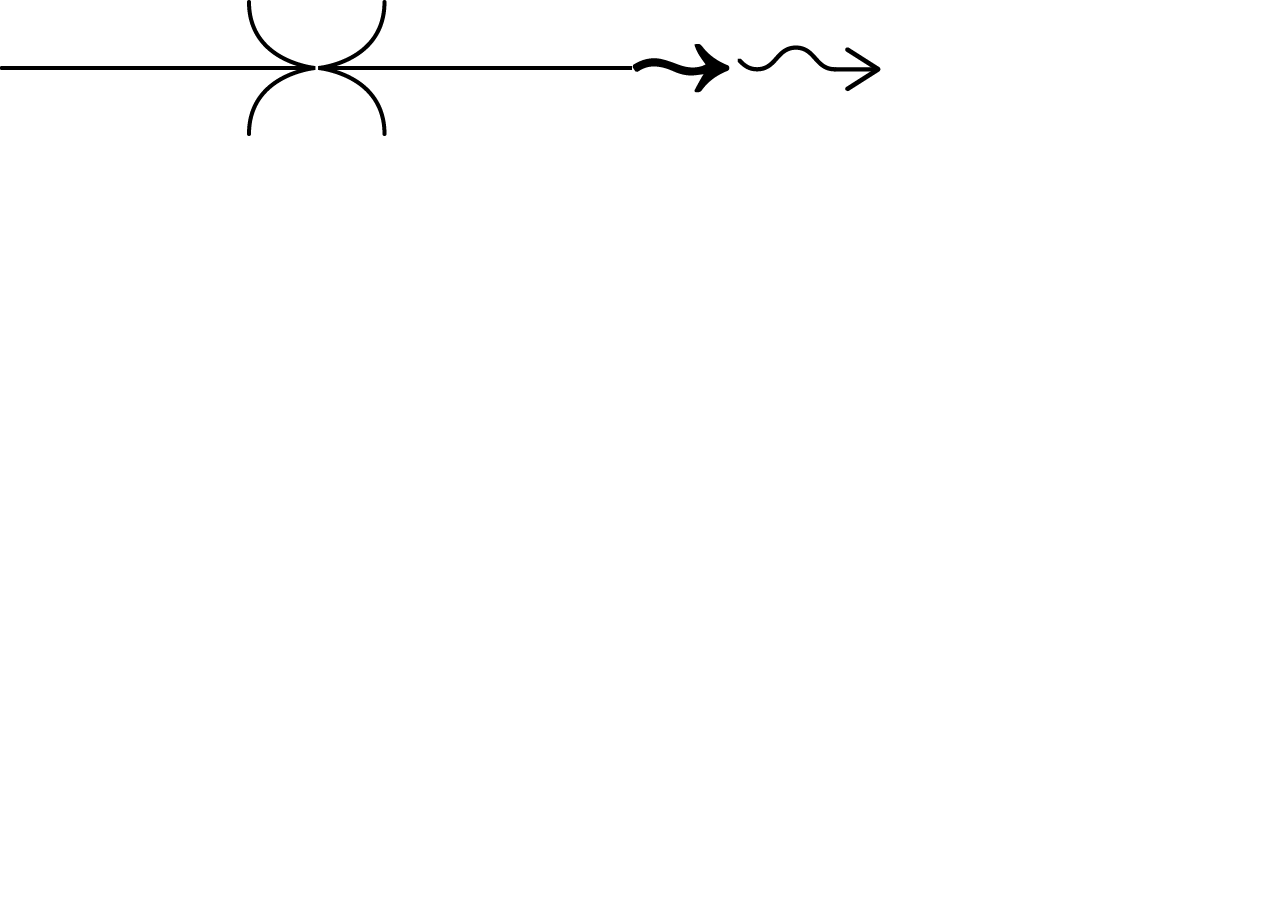
<file: arrow.html>
<!DOCTYPE html>
<!--  This site was created in Webflow. http://www.webflow.com  -->
<!--  Last Published: Sun Jul 08 2018 17:04:15 GMT+0000 (UTC)  -->
<html data-wf-page="5b140482541a84036e142de6" data-wf-site="5b140482541a840b5a142de4">
<head>
  <meta charset="utf-8">
  <title>Arrow</title>
  <meta content="Arrow" property="og:title">
  <meta content="width=device-width, initial-scale=1" name="viewport">
  <meta content="Webflow" name="generator">
  <link href="css/normalize.css" rel="stylesheet" type="text/css">
  <link href="css/webflow.css" rel="stylesheet" type="text/css">
  <link href="css/dm-portfolio-2.webflow.css" rel="stylesheet" type="text/css">
  <!-- [if lt IE 9]><script src="https://cdnjs.cloudflare.com/ajax/libs/html5shiv/3.7.3/html5shiv.min.js" type="text/javascript"></script><![endif] -->
  <script type="text/javascript">!function(o,c){var n=c.documentElement,t=" w-mod-";n.className+=t+"js",("ontouchstart"in o||o.DocumentTouch&&c instanceof DocumentTouch)&&(n.className+=t+"touch")}(window,document);</script>
  <link href="images/star-02-01_1star-02-01.png" rel="shortcut icon" type="image/x-icon">
  <link href="https://daks2k3a4ib2z.cloudfront.net/img/webclip.png" rel="apple-touch-icon">
  <style>
  .left-arrow {
cursor: url('https://daks2k3a4ib2z.cloudfront.net/59eb0e2036e5a00001683e59/5a24241ba69b150001f563e5_arrows-white-03.png'), default;
}
.right-arrow {
cursor: url('https://daks2k3a4ib2z.cloudfront.net/59eb0e2036e5a00001683e59/5a24241ba69b150001f563e4_arrows-white-04.png'), default;
}
::selection {
  colour: #004FFF;
  background: #fed031; /* WebKit/Blink Browsers */
}
::-moz-selection {
  background: #fed031; /* Gecko Browsers */
}
</style>
</head>
<body><img src="images/Arrow-02.png"><img src="images/arrow-left-03.png"><img src="images/arrow-right-08.png"><img src="images/arrow--09-09.png">
  <script src="https://code.jquery.com/jquery-3.3.1.min.js" type="text/javascript" integrity="sha256-FgpCb/KJQlLNfOu91ta32o/NMZxltwRo8QtmkMRdAu8=" crossorigin="anonymous"></script>
  <script src="js/webflow.js" type="text/javascript"></script>
  <!-- [if lte IE 9]><script src="https://cdnjs.cloudflare.com/ajax/libs/placeholders/3.0.2/placeholders.min.js"></script><![endif] -->
</body>
</html>
</file>
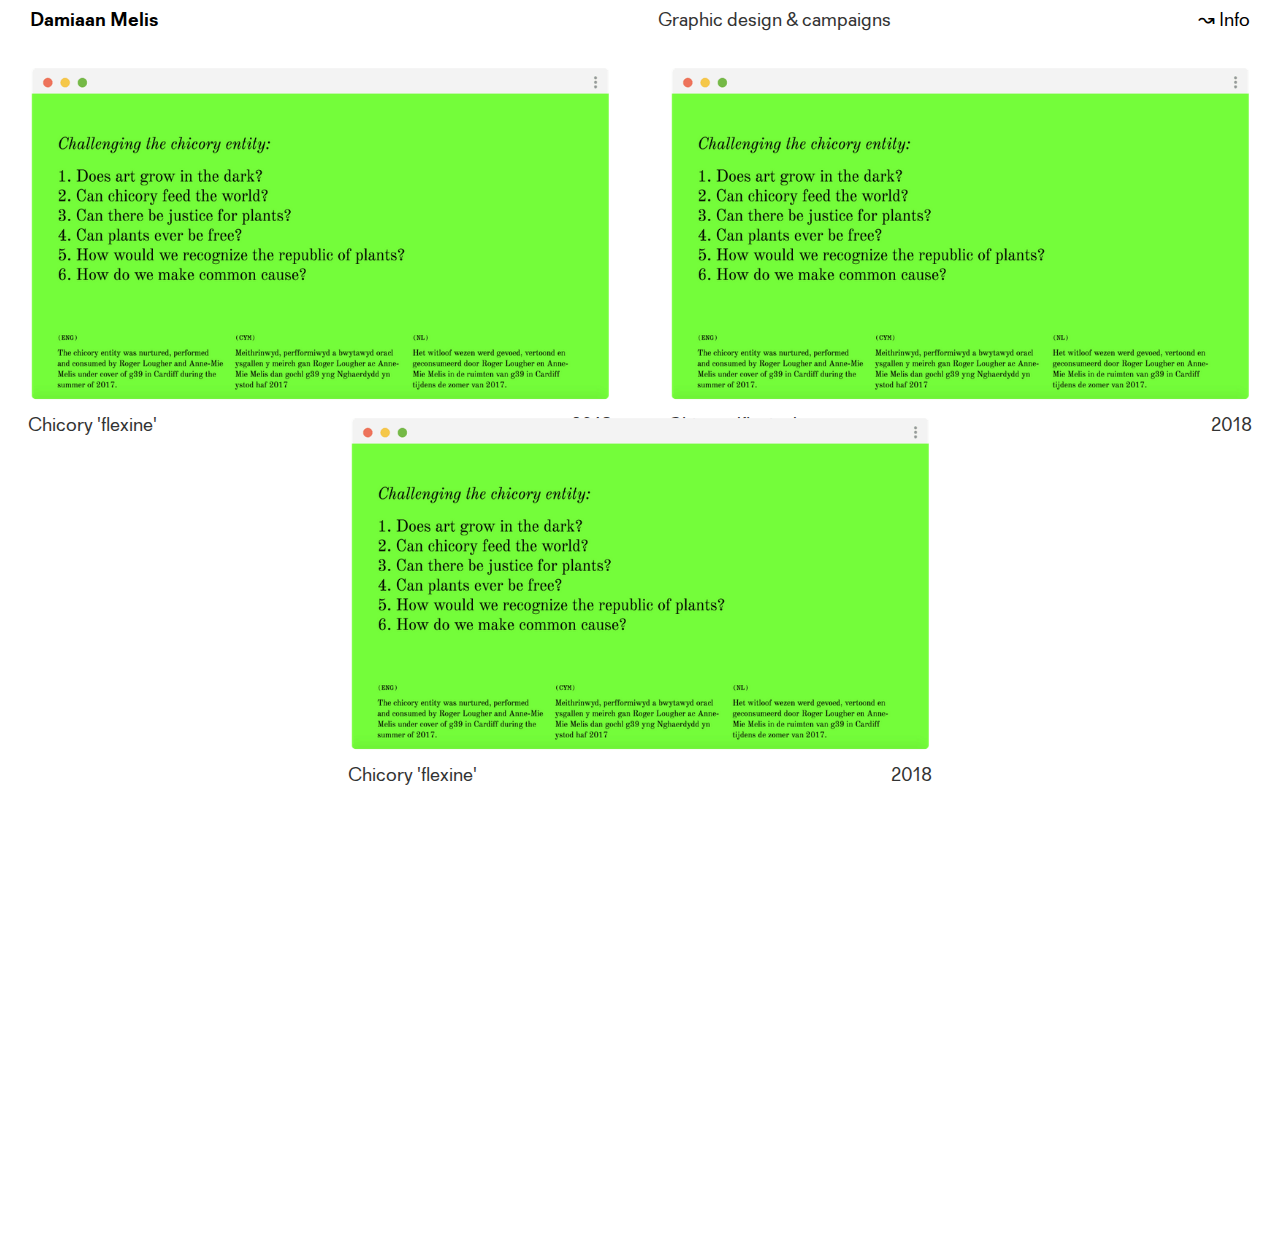
<file: work-index.html>
<!DOCTYPE html>
<!--  This site was created in Webflow. http://www.webflow.com  -->
<!--  Last Published: Sun Jul 08 2018 17:04:15 GMT+0000 (UTC)  -->
<html data-wf-page="5b140b5dda3c5c13fbfe1281" data-wf-site="5b140482541a840b5a142de4">
<head>
  <meta charset="utf-8">
  <title>work index</title>
  <meta content="work index" property="og:title">
  <meta content="width=device-width, initial-scale=1" name="viewport">
  <meta content="Webflow" name="generator">
  <link href="css/normalize.css" rel="stylesheet" type="text/css">
  <link href="css/webflow.css" rel="stylesheet" type="text/css">
  <link href="css/dm-portfolio-2.webflow.css" rel="stylesheet" type="text/css">
  <!-- [if lt IE 9]><script src="https://cdnjs.cloudflare.com/ajax/libs/html5shiv/3.7.3/html5shiv.min.js" type="text/javascript"></script><![endif] -->
  <script type="text/javascript">!function(o,c){var n=c.documentElement,t=" w-mod-";n.className+=t+"js",("ontouchstart"in o||o.DocumentTouch&&c instanceof DocumentTouch)&&(n.className+=t+"touch")}(window,document);</script>
  <link href="images/star-02-01_1star-02-01.png" rel="shortcut icon" type="image/x-icon">
  <link href="https://daks2k3a4ib2z.cloudfront.net/img/webclip.png" rel="apple-touch-icon">
  <style>
  .left-arrow {
cursor: url('https://daks2k3a4ib2z.cloudfront.net/59eb0e2036e5a00001683e59/5a24241ba69b150001f563e5_arrows-white-03.png'), default;
}
.right-arrow {
cursor: url('https://daks2k3a4ib2z.cloudfront.net/59eb0e2036e5a00001683e59/5a24241ba69b150001f563e4_arrows-white-04.png'), default;
}
::selection {
  colour: #004FFF;
  background: #fed031; /* WebKit/Blink Browsers */
}
::-moz-selection {
  background: #fed031; /* Gecko Browsers */
}
</style>
</head>
<body>
  <div class="top-nav">
    <div class="navbar-container">
      <div class="_25-navbar-child-name-brand">
        <div class="div-block-9 w-clearfix"><a href="#" class="dm-mobile">Damiaan Melis</a><a href="index.html" class="damiaan-melis">Damiaan Melis</a></div>
      </div>
      <div class="_25-navbar-child">
        <div class="div-block-9">
          <div class="text-block-2">Graphic design &amp; campaigns</div>
        </div>
      </div>
      <div class="_25-navbar-child">
        <div class="div-block-9 w-clearfix"><a href="#Bottom" class="info-navbar-link">↝ Info</a></div>
      </div>
    </div>
  </div>
  <div class="index-flex-wrapper">
    <div class="index-flex-child"><img src="images/SA_Chrome-mockup-03.png" srcset="images/SA_Chrome-mockup-03-p-500.png 500w, images/SA_Chrome-mockup-03-p-800.png 800w, images/SA_Chrome-mockup-03-p-1080.png 1080w, images/SA_Chrome-mockup-03-p-1600.png 1600w, images/SA_Chrome-mockup-03-p-2000.png 2000w, images/SA_Chrome-mockup-03.png 2127w" sizes="(max-width: 479px) 38vw, (max-width: 767px) 43vw, (max-width: 991px) 44vw, (max-width: 4525px) 47vw, 2127px">
      <div class="project-descriptor-text w-clearfix">
        <div class="project-name">Chicory &#x27;flexine&#x27;</div>
        <div class="project-date">2018</div>
      </div>
    </div>
    <div class="index-flex-child"><img src="images/SA_Chrome-mockup-03.png" srcset="images/SA_Chrome-mockup-03-p-500.png 500w, images/SA_Chrome-mockup-03-p-800.png 800w, images/SA_Chrome-mockup-03-p-1080.png 1080w, images/SA_Chrome-mockup-03-p-1600.png 1600w, images/SA_Chrome-mockup-03-p-2000.png 2000w, images/SA_Chrome-mockup-03.png 2127w" sizes="(max-width: 479px) 38vw, (max-width: 767px) 43vw, (max-width: 991px) 44vw, (max-width: 4525px) 47vw, 2127px">
      <div class="project-descriptor-text w-clearfix">
        <div class="project-name">Chicory &#x27;flexine&#x27;</div>
        <div class="project-date">2018</div>
      </div>
    </div>
    <div class="index-flex-child"><img src="images/SA_Chrome-mockup-03.png" srcset="images/SA_Chrome-mockup-03-p-500.png 500w, images/SA_Chrome-mockup-03-p-800.png 800w, images/SA_Chrome-mockup-03-p-1080.png 1080w, images/SA_Chrome-mockup-03-p-1600.png 1600w, images/SA_Chrome-mockup-03-p-2000.png 2000w, images/SA_Chrome-mockup-03.png 2127w" sizes="(max-width: 479px) 38vw, (max-width: 767px) 43vw, (max-width: 991px) 44vw, (max-width: 4525px) 47vw, 2127px">
      <div class="project-descriptor-text w-clearfix">
        <div class="project-name">Chicory &#x27;flexine&#x27;</div>
        <div class="project-date">2018</div>
      </div>
    </div>
  </div>
  <script src="https://code.jquery.com/jquery-3.3.1.min.js" type="text/javascript" integrity="sha256-FgpCb/KJQlLNfOu91ta32o/NMZxltwRo8QtmkMRdAu8=" crossorigin="anonymous"></script>
  <script src="js/webflow.js" type="text/javascript"></script>
  <!-- [if lte IE 9]><script src="https://cdnjs.cloudflare.com/ajax/libs/placeholders/3.0.2/placeholders.min.js"></script><![endif] -->
</body>
</html>
</file>
<file: css/webflow.css>
@font-face {
  font-family: 'webflow-icons';
  src: url("[data-uri]") format('truetype');
  font-weight: normal;
  font-style: normal;
}
[class^="w-icon-"],
[class*=" w-icon-"] {
  /* use !important to prevent issues with browser extensions that change fonts */
  font-family: 'webflow-icons' !important;
  speak: none;
  font-style: normal;
  font-weight: normal;
  font-variant: normal;
  text-transform: none;
  line-height: 1;
  /* Better Font Rendering =========== */
  -webkit-font-smoothing: antialiased;
  -moz-osx-font-smoothing: grayscale;
}
.w-icon-slider-right:before {
  content: "\e600";
}
.w-icon-slider-left:before {
  content: "\e601";
}
.w-icon-nav-menu:before {
  content: "\e602";
}
.w-icon-arrow-down:before,
.w-icon-dropdown-toggle:before {
  content: "\e603";
}
.w-icon-file-upload-remove:before {
  content: "\e900";
}
* {
  -webkit-box-sizing: border-box;
  -moz-box-sizing: border-box;
  box-sizing: border-box;
}
html {
  height: 100%;
}
body {
  margin: 0;
  min-height: 100%;
  background-color: #fff;
  font-family: Arial, sans-serif;
  font-size: 14px;
  line-height: 20px;
  color: #333;
}
img {
  max-width: 100%;
  vertical-align: middle;
  display: inline-block;
}
html.w-mod-touch * {
  background-attachment: scroll !important;
}
.w-block {
  display: block;
}
.w-inline-block {
  max-width: 100%;
  display: inline-block;
}
.w-clearfix:before,
.w-clearfix:after {
  content: " ";
  display: table;
}
.w-clearfix:after {
  clear: both;
}
.w-hidden {
  display: none;
}
.w-button {
  display: inline-block;
  padding: 9px 15px;
  background-color: #3898EC;
  color: white;
  border: 0;
  line-height: inherit;
  text-decoration: none;
  cursor: pointer;
  border-radius: 0;
}
input.w-button {
  -webkit-appearance: button;
}
html[data-w-dynpage] [data-w-cloak] {
  color: transparent !important;
}
.w-webflow-badge,
.w-webflow-badge * {
  position: static;
  left: auto;
  top: auto;
  right: auto;
  bottom: auto;
  z-index: auto;
  display: block;
  visibility: visible;
  overflow: visible;
  overflow-x: visible;
  overflow-y: visible;
  box-sizing: border-box;
  width: auto;
  height: auto;
  max-height: none;
  max-width: none;
  min-height: 0;
  min-width: 0;
  margin: 0;
  padding: 0;
  float: none;
  clear: none;
  border: 0 none transparent;
  border-radius: 0;
  background: none;
  background-image: none;
  background-position: 0% 0%;
  background-size: auto auto;
  background-repeat: repeat;
  background-origin: padding-box;
  background-clip: border-box;
  background-attachment: scroll;
  background-color: transparent;
  box-shadow: none;
  opacity: 1.0;
  transform: none;
  transition: none;
  direction: ltr;
  font-family: inherit;
  font-weight: inherit;
  color: inherit;
  font-size: inherit;
  line-height: inherit;
  font-style: inherit;
  font-variant: inherit;
  text-align: inherit;
  letter-spacing: inherit;
  text-decoration: inherit;
  text-indent: 0;
  text-transform: inherit;
  list-style-type: disc;
  text-shadow: none;
  font-smoothing: auto;
  vertical-align: baseline;
  cursor: inherit;
  white-space: inherit;
  word-break: normal;
  word-spacing: normal;
  word-wrap: normal;
}
.w-webflow-badge {
  position: fixed !important;
  display: inline-block !important;
  visibility: visible !important;
  opacity: 1 !important;
  z-index: 2147483647 !important;
  top: auto !important;
  right: 12px !important;
  bottom: 12px !important;
  left: auto !important;
  color: #AAADB0 !important;
  background-color: #fff !important;
  border-radius: 3px !important;
  padding: 6px 8px 6px 6px !important;
  font-size: 12px !important;
  opacity: 1.0 !important;
  line-height: 14px !important;
  text-decoration: none !important;
  transform: none !important;
  margin: 0 !important;
  width: auto !important;
  height: auto !important;
  overflow: visible !important;
  white-space: nowrap;
  box-shadow: 0 0 0 1px rgba(0, 0, 0, 0.1), 0px 1px 3px rgba(0, 0, 0, 0.1);
}
.w-webflow-badge > img {
  display: inline-block !important;
  visibility: visible !important;
  opacity: 1 !important;
  vertical-align: middle !important;
}
h1,
h2,
h3,
h4,
h5,
h6 {
  font-weight: bold;
  margin-bottom: 10px;
}
h1 {
  font-size: 38px;
  line-height: 44px;
  margin-top: 20px;
}
h2 {
  font-size: 32px;
  line-height: 36px;
  margin-top: 20px;
}
h3 {
  font-size: 24px;
  line-height: 30px;
  margin-top: 20px;
}
h4 {
  font-size: 18px;
  line-height: 24px;
  margin-top: 10px;
}
h5 {
  font-size: 14px;
  line-height: 20px;
  margin-top: 10px;
}
h6 {
  font-size: 12px;
  line-height: 18px;
  margin-top: 10px;
}
p {
  margin-top: 0;
  margin-bottom: 10px;
}
blockquote {
  margin: 0 0 10px 0;
  padding: 10px 20px;
  border-left: 5px solid #E2E2E2;
  font-size: 18px;
  line-height: 22px;
}
figure {
  margin: 0;
  margin-bottom: 10px;
}
figcaption {
  margin-top: 5px;
  text-align: center;
}
ul,
ol {
  margin-top: 0px;
  margin-bottom: 10px;
  padding-left: 40px;
}
.w-list-unstyled {
  padding-left: 0;
  list-style: none;
}
.w-embed:before,
.w-embed:after {
  content: " ";
  display: table;
}
.w-embed:after {
  clear: both;
}
.w-video {
  width: 100%;
  position: relative;
  padding: 0;
}
.w-video iframe,
.w-video object,
.w-video embed {
  position: absolute;
  top: 0;
  left: 0;
  width: 100%;
  height: 100%;
}
fieldset {
  padding: 0;
  margin: 0;
  border: 0;
}
button,
html input[type="button"],
input[type="reset"] {
  border: 0;
  cursor: pointer;
  -webkit-appearance: button;
}
.w-form {
  margin: 0 0 15px;
}
.w-form-done {
  display: none;
  padding: 20px;
  text-align: center;
  background-color: #dddddd;
}
.w-form-fail {
  display: none;
  margin-top: 10px;
  padding: 10px;
  background-color: #ffdede;
}
label {
  display: block;
  margin-bottom: 5px;
  font-weight: bold;
}
.w-input,
.w-select {
  display: block;
  width: 100%;
  height: 38px;
  padding: 8px 12px;
  margin-bottom: 10px;
  font-size: 14px;
  line-height: 1.428571429;
  color: #333333;
  vertical-align: middle;
  background-color: #ffffff;
  border: 1px solid #cccccc;
}
.w-input:-moz-placeholder,
.w-select:-moz-placeholder {
  color: #999;
}
.w-input::-moz-placeholder,
.w-select::-moz-placeholder {
  color: #999;
  opacity: 1;
}
.w-input:-ms-input-placeholder,
.w-select:-ms-input-placeholder {
  color: #999;
}
.w-input::-webkit-input-placeholder,
.w-select::-webkit-input-placeholder {
  color: #999;
}
.w-input:focus,
.w-select:focus {
  border-color: #3898EC;
  outline: 0;
}
.w-input[disabled],
.w-select[disabled],
.w-input[readonly],
.w-select[readonly],
fieldset[disabled] .w-input,
fieldset[disabled] .w-select {
  cursor: not-allowed;
  background-color: #eeeeee;
}
textarea.w-input,
textarea.w-select {
  height: auto;
}
.w-select {
  background-image: -webkit-linear-gradient(white 0%, #f3f3f3 100%);
  background-image: linear-gradient(white 0%, #f3f3f3 100%);
}
.w-select[multiple] {
  height: auto;
}
.w-form-label {
  display: inline-block;
  cursor: pointer;
  font-weight: normal;
  margin-bottom: 0px;
}
.w-checkbox,
.w-radio {
  display: block;
  margin-bottom: 5px;
  padding-left: 20px;
}
.w-checkbox:before,
.w-radio:before,
.w-checkbox:after,
.w-radio:after {
  content: " ";
  display: table;
}
.w-checkbox:after,
.w-radio:after {
  clear: both;
}
.w-checkbox-input,
.w-radio-input {
  margin: 4px 0 0;
  margin-top: 1px \9;
  line-height: normal;
  float: left;
  margin-left: -20px;
}
.w-radio-input {
  margin-top: 3px;
}
.w-file-upload {
  display: block;
  margin-bottom: 10px;
}
.w-file-upload-input {
  width: 0.1px;
  height: 0.1px;
  opacity: 0;
  overflow: hidden;
  position: absolute;
  z-index: -100;
}
.w-file-upload-default,
.w-file-upload-uploading,
.w-file-upload-success {
  display: inline-block;
  color: #333333;
}
.w-file-upload-error {
  display: block;
  margin-top: 10px;
}
.w-file-upload-default.w-hidden,
.w-file-upload-uploading.w-hidden,
.w-file-upload-error.w-hidden,
.w-file-upload-success.w-hidden {
  display: none;
}
.w-file-upload-uploading-btn {
  display: inline-block;
  font-size: 14px;
  font-weight: normal;
  cursor: pointer;
  margin: 0;
  padding: 8px 12px 8px 40px;
  border: 1px solid #cccccc;
  background-color: #fafafa;
  background-image: url("[data-uri]");
  background-position: 12px 50%;
  background-size: 20px 20px;
  background-repeat: no-repeat;
}
.w-file-upload-file {
  display: flex;
  flex-grow: 1;
  justify-content: space-between;
  margin: 0;
  padding: 8px 9px 8px 11px;
  border: 1px solid #cccccc;
  background-color: #fafafa;
}
.w-file-upload-file-name {
  font-size: 14px;
  font-weight: normal;
  display: block;
}
.w-file-remove-link {
  margin-top: 3px;
  margin-left: 10px;
  width: auto;
  height: auto;
  padding: 3px;
  display: block;
  cursor: pointer;
}
.w-icon-file-upload-remove {
  margin: auto;
  font-size: 10px;
}
.w-file-upload-error-msg {
  display: inline-block;
  color: #ea384c;
  padding: 2px 0;
}
.w-file-upload-info {
  display: inline-block;
  line-height: 38px;
  padding: 0 12px;
}
.w-file-upload-label {
  display: inline-block;
  font-size: 14px;
  font-weight: normal;
  cursor: pointer;
  margin: 0;
  padding: 8px 12px 8px 40px;
  border: 1px solid #cccccc;
  background-color: #fafafa;
  background-image: url("[data-uri]");
  background-position: 12px 50%;
  background-size: 20px 20px;
  background-repeat: no-repeat;
}
.w-icon-file-upload {
  width: 20px;
  height: 20px;
  margin-right: 8px;
}
.w-icon-file-upload-svg {
  width: 100%;
  height: 100%;
}
.w-container {
  margin-left: auto;
  margin-right: auto;
  max-width: 940px;
}
.w-container:before,
.w-container:after {
  content: " ";
  display: table;
}
.w-container:after {
  clear: both;
}
.w-container .w-row {
  margin-left: -10px;
  margin-right: -10px;
}
.w-row:before,
.w-row:after {
  content: " ";
  display: table;
}
.w-row:after {
  clear: both;
}
.w-row .w-row {
  margin-left: 0;
  margin-right: 0;
}
.w-col {
  position: relative;
  float: left;
  width: 100%;
  min-height: 1px;
  padding-left: 10px;
  padding-right: 10px;
}
.w-col .w-col {
  padding-left: 0;
  padding-right: 0;
}
.w-col-1 {
  width: 8.33333333%;
}
.w-col-2 {
  width: 16.66666667%;
}
.w-col-3 {
  width: 25%;
}
.w-col-4 {
  width: 33.33333333%;
}
.w-col-5 {
  width: 41.66666667%;
}
.w-col-6 {
  width: 50%;
}
.w-col-7 {
  width: 58.33333333%;
}
.w-col-8 {
  width: 66.66666667%;
}
.w-col-9 {
  width: 75%;
}
.w-col-10 {
  width: 83.33333333%;
}
.w-col-11 {
  width: 91.66666667%;
}
.w-col-12 {
  width: 100%;
}
.w-hidden-main {
  display: none !important;
}
@media screen and (max-width: 991px) {
  .w-container {
    max-width: 728px;
  }
  .w-hidden-main {
    display: inherit !important;
  }
  .w-hidden-medium {
    display: none !important;
  }
  .w-col-medium-1 {
    width: 8.33333333%;
  }
  .w-col-medium-2 {
    width: 16.66666667%;
  }
  .w-col-medium-3 {
    width: 25%;
  }
  .w-col-medium-4 {
    width: 33.33333333%;
  }
  .w-col-medium-5 {
    width: 41.66666667%;
  }
  .w-col-medium-6 {
    width: 50%;
  }
  .w-col-medium-7 {
    width: 58.33333333%;
  }
  .w-col-medium-8 {
    width: 66.66666667%;
  }
  .w-col-medium-9 {
    width: 75%;
  }
  .w-col-medium-10 {
    width: 83.33333333%;
  }
  .w-col-medium-11 {
    width: 91.66666667%;
  }
  .w-col-medium-12 {
    width: 100%;
  }
  .w-col-stack {
    width: 100%;
    left: auto;
    right: auto;
  }
}
@media screen and (max-width: 767px) {
  .w-hidden-main {
    display: inherit !important;
  }
  .w-hidden-medium {
    display: inherit !important;
  }
  .w-hidden-small {
    display: none !important;
  }
  .w-row,
  .w-container .w-row {
    margin-left: 0;
    margin-right: 0;
  }
  .w-col {
    width: 100%;
    left: auto;
    right: auto;
  }
  .w-col-small-1 {
    width: 8.33333333%;
  }
  .w-col-small-2 {
    width: 16.66666667%;
  }
  .w-col-small-3 {
    width: 25%;
  }
  .w-col-small-4 {
    width: 33.33333333%;
  }
  .w-col-small-5 {
    width: 41.66666667%;
  }
  .w-col-small-6 {
    width: 50%;
  }
  .w-col-small-7 {
    width: 58.33333333%;
  }
  .w-col-small-8 {
    width: 66.66666667%;
  }
  .w-col-small-9 {
    width: 75%;
  }
  .w-col-small-10 {
    width: 83.33333333%;
  }
  .w-col-small-11 {
    width: 91.66666667%;
  }
  .w-col-small-12 {
    width: 100%;
  }
}
@media screen and (max-width: 479px) {
  .w-container {
    max-width: none;
  }
  .w-hidden-main {
    display: inherit !important;
  }
  .w-hidden-medium {
    display: inherit !important;
  }
  .w-hidden-small {
    display: inherit !important;
  }
  .w-hidden-tiny {
    display: none !important;
  }
  .w-col {
    width: 100%;
  }
  .w-col-tiny-1 {
    width: 8.33333333%;
  }
  .w-col-tiny-2 {
    width: 16.66666667%;
  }
  .w-col-tiny-3 {
    width: 25%;
  }
  .w-col-tiny-4 {
    width: 33.33333333%;
  }
  .w-col-tiny-5 {
    width: 41.66666667%;
  }
  .w-col-tiny-6 {
    width: 50%;
  }
  .w-col-tiny-7 {
    width: 58.33333333%;
  }
  .w-col-tiny-8 {
    width: 66.66666667%;
  }
  .w-col-tiny-9 {
    width: 75%;
  }
  .w-col-tiny-10 {
    width: 83.33333333%;
  }
  .w-col-tiny-11 {
    width: 91.66666667%;
  }
  .w-col-tiny-12 {
    width: 100%;
  }
}
.w-widget {
  position: relative;
}
.w-widget-map {
  width: 100%;
  height: 400px;
}
.w-widget-map label {
  width: auto;
  display: inline;
}
.w-widget-map img {
  max-width: inherit;
}
.w-widget-map .gm-style-iw {
  width: 90% !important;
  height: auto !important;
  top: 7px !important;
  left: 6% !important;
  display: inline;
  text-align: center;
  overflow: hidden;
}
.w-widget-map .gm-style-iw + div {
  display: none;
}
.w-widget-twitter {
  overflow: hidden;
}
.w-widget-twitter-count-shim {
  display: inline-block;
  vertical-align: top;
  position: relative;
  width: 28px;
  height: 20px;
  text-align: center;
  background: white;
  border: #758696 solid 1px;
  border-radius: 3px;
}
.w-widget-twitter-count-shim * {
  pointer-events: none;
  -webkit-user-select: none;
  -moz-user-select: none;
  -ms-user-select: none;
  user-select: none;
}
.w-widget-twitter-count-shim .w-widget-twitter-count-inner {
  position: relative;
  font-size: 15px;
  line-height: 12px;
  text-align: center;
  color: #999;
  font-family: serif;
}
.w-widget-twitter-count-shim .w-widget-twitter-count-clear {
  position: relative;
  display: block;
}
.w-widget-twitter-count-shim.w--large {
  width: 36px;
  height: 28px;
  margin-left: 7px;
}
.w-widget-twitter-count-shim.w--large .w-widget-twitter-count-inner {
  font-size: 18px;
  line-height: 18px;
}
.w-widget-twitter-count-shim:not(.w--vertical) {
  margin-left: 5px;
  margin-right: 8px;
}
.w-widget-twitter-count-shim:not(.w--vertical).w--large {
  margin-left: 6px;
}
.w-widget-twitter-count-shim:not(.w--vertical):before,
.w-widget-twitter-count-shim:not(.w--vertical):after {
  top: 50%;
  left: 0;
  border: solid transparent;
  content: " ";
  height: 0;
  width: 0;
  position: absolute;
  pointer-events: none;
}
.w-widget-twitter-count-shim:not(.w--vertical):before {
  border-color: rgba(117, 134, 150, 0);
  border-right-color: #5d6c7b;
  border-width: 4px;
  margin-left: -9px;
  margin-top: -4px;
}
.w-widget-twitter-count-shim:not(.w--vertical).w--large:before {
  border-width: 5px;
  margin-left: -10px;
  margin-top: -5px;
}
.w-widget-twitter-count-shim:not(.w--vertical):after {
  border-color: rgba(255, 255, 255, 0);
  border-right-color: white;
  border-width: 4px;
  margin-left: -8px;
  margin-top: -4px;
}
.w-widget-twitter-count-shim:not(.w--vertical).w--large:after {
  border-width: 5px;
  margin-left: -9px;
  margin-top: -5px;
}
.w-widget-twitter-count-shim.w--vertical {
  width: 61px;
  height: 33px;
  margin-bottom: 8px;
}
.w-widget-twitter-count-shim.w--vertical:before,
.w-widget-twitter-count-shim.w--vertical:after {
  top: 100%;
  left: 50%;
  border: solid transparent;
  content: " ";
  height: 0;
  width: 0;
  position: absolute;
  pointer-events: none;
}
.w-widget-twitter-count-shim.w--vertical:before {
  border-color: rgba(117, 134, 150, 0);
  border-top-color: #5d6c7b;
  border-width: 5px;
  margin-left: -5px;
}
.w-widget-twitter-count-shim.w--vertical:after {
  border-color: rgba(255, 255, 255, 0);
  border-top-color: white;
  border-width: 4px;
  margin-left: -4px;
}
.w-widget-twitter-count-shim.w--vertical .w-widget-twitter-count-inner {
  font-size: 18px;
  line-height: 22px;
}
.w-widget-twitter-count-shim.w--vertical.w--large {
  width: 76px;
}
.w-widget-gplus {
  overflow: hidden;
}
.w-background-video {
  position: relative;
  overflow: hidden;
  height: 500px;
  color: white;
}
.w-background-video > video {
  background-size: cover;
  background-position: 50% 50%;
  position: absolute;
  right: -100%;
  bottom: -100%;
  top: -100%;
  left: -100%;
  margin: auto;
  min-width: 100%;
  min-height: 100%;
  z-index: -100;
}
.w-background-video > video::-webkit-media-controls-start-playback-button {
  display: none !important;
  -webkit-appearance: none;
}
.w-slider {
  position: relative;
  height: 300px;
  text-align: center;
  background: #dddddd;
  clear: both;
  -webkit-tap-highlight-color: rgba(0, 0, 0, 0);
  tap-highlight-color: rgba(0, 0, 0, 0);
}
.w-slider-mask {
  position: relative;
  display: block;
  overflow: hidden;
  z-index: 1;
  left: 0;
  right: 0;
  height: 100%;
  white-space: nowrap;
}
.w-slide {
  position: relative;
  display: inline-block;
  vertical-align: top;
  width: 100%;
  height: 100%;
  white-space: normal;
  text-align: left;
}
.w-slider-nav {
  position: absolute;
  z-index: 2;
  top: auto;
  right: 0;
  bottom: 0;
  left: 0;
  margin: auto;
  padding-top: 10px;
  height: 40px;
  text-align: center;
  -webkit-tap-highlight-color: rgba(0, 0, 0, 0);
  tap-highlight-color: rgba(0, 0, 0, 0);
}
.w-slider-nav.w-round > div {
  border-radius: 100%;
}
.w-slider-nav.w-num > div {
  width: auto;
  height: auto;
  padding: 0.2em 0.5em;
  font-size: inherit;
  line-height: inherit;
}
.w-slider-nav.w-shadow > div {
  box-shadow: 0 0 3px rgba(51, 51, 51, 0.4);
}
.w-slider-nav-invert {
  color: #fff;
}
.w-slider-nav-invert > div {
  background-color: rgba(34, 34, 34, 0.4);
}
.w-slider-nav-invert > div.w-active {
  background-color: #222;
}
.w-slider-dot {
  position: relative;
  display: inline-block;
  width: 1em;
  height: 1em;
  background-color: rgba(255, 255, 255, 0.4);
  cursor: pointer;
  margin: 0 3px 0.5em;
  transition: background-color 100ms, color 100ms;
}
.w-slider-dot.w-active {
  background-color: #fff;
}
.w-slider-arrow-left,
.w-slider-arrow-right {
  position: absolute;
  width: 80px;
  top: 0;
  right: 0;
  bottom: 0;
  left: 0;
  margin: auto;
  cursor: pointer;
  overflow: hidden;
  color: white;
  font-size: 40px;
  -webkit-tap-highlight-color: rgba(0, 0, 0, 0);
  tap-highlight-color: rgba(0, 0, 0, 0);
  -webkit-user-select: none;
  -moz-user-select: none;
  -ms-user-select: none;
  user-select: none;
}
.w-slider-arrow-left [class^="w-icon-"],
.w-slider-arrow-right [class^="w-icon-"],
.w-slider-arrow-left [class*=" w-icon-"],
.w-slider-arrow-right [class*=" w-icon-"] {
  position: absolute;
}
.w-slider-arrow-left {
  z-index: 3;
  right: auto;
}
.w-slider-arrow-right {
  z-index: 4;
  left: auto;
}
.w-icon-slider-left,
.w-icon-slider-right {
  top: 0;
  right: 0;
  bottom: 0;
  left: 0;
  margin: auto;
  width: 1em;
  height: 1em;
}
.w-dropdown {
  display: inline-block;
  position: relative;
  text-align: left;
  margin-left: auto;
  margin-right: auto;
  z-index: 900;
}
.w-dropdown-btn,
.w-dropdown-toggle,
.w-dropdown-link {
  position: relative;
  vertical-align: top;
  text-decoration: none;
  color: #222222;
  padding: 20px;
  text-align: left;
  margin-left: auto;
  margin-right: auto;
  white-space: nowrap;
}
.w-dropdown-toggle {
  -webkit-user-select: none;
  -moz-user-select: none;
  -ms-user-select: none;
  user-select: none;
  display: inline-block;
  cursor: pointer;
  padding-right: 40px;
}
.w-icon-dropdown-toggle {
  position: absolute;
  top: 0;
  right: 0;
  bottom: 0;
  margin: auto;
  margin-right: 20px;
  width: 1em;
  height: 1em;
}
.w-dropdown-list {
  position: absolute;
  background: #dddddd;
  display: none;
  min-width: 100%;
}
.w-dropdown-list.w--open {
  display: block;
}
.w-dropdown-link {
  padding: 10px 20px;
  display: block;
  color: #222222;
}
.w-dropdown-link.w--current {
  color: #0082f3;
}
.w-nav[data-collapse="all"] .w-dropdown,
.w-nav[data-collapse="all"] .w-dropdown-toggle {
  display: block;
}
.w-nav[data-collapse="all"] .w-dropdown-list {
  position: static;
}
@media screen and (max-width: 991px) {
  .w-nav[data-collapse="medium"] .w-dropdown,
  .w-nav[data-collapse="medium"] .w-dropdown-toggle {
    display: block;
  }
  .w-nav[data-collapse="medium"] .w-dropdown-list {
    position: static;
  }
}
@media screen and (max-width: 767px) {
  .w-nav[data-collapse="small"] .w-dropdown,
  .w-nav[data-collapse="small"] .w-dropdown-toggle {
    display: block;
  }
  .w-nav[data-collapse="small"] .w-dropdown-list {
    position: static;
  }
  .w-nav-brand {
    padding-left: 10px;
  }
}
@media screen and (max-width: 479px) {
  .w-nav[data-collapse="tiny"] .w-dropdown,
  .w-nav[data-collapse="tiny"] .w-dropdown-toggle {
    display: block;
  }
  .w-nav[data-collapse="tiny"] .w-dropdown-list {
    position: static;
  }
}
/**
 * ## Note
 * Safari (on both iOS and OS X) does not handle viewport units (vh, vw) well.
 * For example percentage units do not work on descendants of elements that
 * have any dimensions expressed in viewport units. It also doesn’t handle them at
 * all in `calc()`.
 */
/**
 * Wrapper around all lightbox elements
 *
 * 1. Since the lightbox can receive focus, IE also gives it an outline.
 * 2. Fixes flickering on Chrome when a transition is in progress
 *    underneath the lightbox.
 */
.w-lightbox-backdrop {
  color: #000;
  cursor: auto;
  font-family: serif;
  font-size: medium;
  font-style: normal;
  font-variant: normal;
  font-weight: normal;
  letter-spacing: normal;
  line-height: normal;
  list-style: disc;
  text-align: start;
  text-indent: 0;
  text-shadow: none;
  text-transform: none;
  visibility: visible;
  white-space: normal;
  word-break: normal;
  word-spacing: normal;
  word-wrap: normal;
  position: fixed;
  top: 0;
  right: 0;
  bottom: 0;
  left: 0;
  color: #fff;
  font-family: "Helvetica Neue", Helvetica, Ubuntu, "Segoe UI", Verdana, sans-serif;
  font-size: 17px;
  line-height: 1.2;
  font-weight: 300;
  text-align: center;
  background: rgba(0, 0, 0, 0.9);
  z-index: 2000;
  outline: 0;
  /* 1 */
  opacity: 0;
  -webkit-user-select: none;
  -moz-user-select: none;
  -ms-user-select: none;
  -webkit-tap-highlight-color: transparent;
  -webkit-transform: translate(0, 0);
  /* 2 */
}
/**
 * Neat trick to bind the rubberband effect to our canvas instead of the whole
 * document on iOS. It also prevents a bug that causes the document underneath to scroll.
 */
.w-lightbox-backdrop,
.w-lightbox-container {
  height: 100%;
  overflow: auto;
  -webkit-overflow-scrolling: touch;
}
.w-lightbox-content {
  position: relative;
  height: 100vh;
  overflow: hidden;
}
.w-lightbox-view {
  position: absolute;
  width: 100vw;
  height: 100vh;
  opacity: 0;
}
.w-lightbox-view:before {
  content: "";
  height: 100vh;
}
/* .w-lightbox-content */
.w-lightbox-group,
.w-lightbox-group .w-lightbox-view,
.w-lightbox-group .w-lightbox-view:before {
  height: 86vh;
}
.w-lightbox-frame,
.w-lightbox-view:before {
  display: inline-block;
  vertical-align: middle;
}
/*
 * 1. Remove default margin set by user-agent on the <figure> element.
 */
.w-lightbox-figure {
  position: relative;
  margin: 0;
  /* 1 */
}
.w-lightbox-group .w-lightbox-figure {
  cursor: pointer;
}
/**
 * IE adds image dimensions as width and height attributes on the IMG tag,
 * but we need both width and height to be set to auto to enable scaling.
 */
.w-lightbox-img {
  width: auto;
  height: auto;
  max-width: none;
}
/**
 * 1. Reset if style is set by user on "All Images"
 */
.w-lightbox-image {
  display: block;
  float: none;
  /* 1 */
  max-width: 100vw;
  max-height: 100vh;
}
.w-lightbox-group .w-lightbox-image {
  max-height: 86vh;
}
.w-lightbox-caption {
  position: absolute;
  right: 0;
  bottom: 0;
  left: 0;
  padding: .5em 1em;
  background: rgba(0, 0, 0, 0.4);
  text-align: left;
  text-overflow: ellipsis;
  white-space: nowrap;
  overflow: hidden;
}
.w-lightbox-embed {
  position: absolute;
  top: 0;
  right: 0;
  bottom: 0;
  left: 0;
  width: 100%;
  height: 100%;
}
.w-lightbox-control {
  position: absolute;
  top: 0;
  width: 4em;
  background-size: 24px;
  background-repeat: no-repeat;
  background-position: center;
  cursor: pointer;
  -webkit-transition: all .3s;
  transition: all .3s;
}
.w-lightbox-left {
  display: none;
  bottom: 0;
  left: 0;
  /* <svg xmlns="http://www.w3.org/2000/svg" viewBox="-20 0 24 40" width="24" height="40"><g transform="rotate(45)"><path d="m0 0h5v23h23v5h-28z" opacity=".4"/><path d="m1 1h3v23h23v3h-26z" fill="#fff"/></g></svg> */
  background-image: url("[data-uri]");
}
.w-lightbox-right {
  display: none;
  right: 0;
  bottom: 0;
  /* <svg xmlns="http://www.w3.org/2000/svg" viewBox="-4 0 24 40" width="24" height="40"><g transform="rotate(45)"><path d="m0-0h28v28h-5v-23h-23z" opacity=".4"/><path d="m1 1h26v26h-3v-23h-23z" fill="#fff"/></g></svg> */
  background-image: url("[data-uri]");
}
/*
 * Without specifying the with and height inside the SVG, all versions of IE render the icon too small.
 * The bug does not seem to manifest itself if the elements are tall enough such as the above arrows.
 * (http://stackoverflow.com/questions/16092114/background-size-differs-in-internet-explorer)
 */
.w-lightbox-close {
  right: 0;
  height: 2.6em;
  /* <svg xmlns="http://www.w3.org/2000/svg" viewBox="-4 0 18 17" width="18" height="17"><g transform="rotate(45)"><path d="m0 0h7v-7h5v7h7v5h-7v7h-5v-7h-7z" opacity=".4"/><path d="m1 1h7v-7h3v7h7v3h-7v7h-3v-7h-7z" fill="#fff"/></g></svg> */
  background-image: url("[data-uri]");
  background-size: 18px;
}
/**
 * 1. All IE versions add extra space at the bottom without this.
 */
.w-lightbox-strip {
  position: absolute;
  bottom: 0;
  left: 0;
  right: 0;
  padding: 0 1vh;
  line-height: 0;
  /* 1 */
  white-space: nowrap;
  overflow-x: auto;
  overflow-y: hidden;
}
/*
 * 1. We use content-box to avoid having to do `width: calc(10vh + 2vw)`
 *    which doesn’t work in Safari anyway.
 * 2. Chrome renders images pixelated when switching to GPU. Making sure
 *    the parent is also rendered on the GPU (by setting translate3d for
 *    example) fixes this behavior.
 */
.w-lightbox-item {
  display: inline-block;
  width: 10vh;
  padding: 2vh 1vh;
  box-sizing: content-box;
  /* 1 */
  cursor: pointer;
  -webkit-transform: translate3d(0, 0, 0);
  /* 2 */
}
.w-lightbox-active {
  opacity: .3;
}
.w-lightbox-thumbnail {
  position: relative;
  height: 10vh;
  background: #222;
  overflow: hidden;
}
.w-lightbox-thumbnail-image {
  position: absolute;
  top: 0;
  left: 0;
}
.w-lightbox-thumbnail .w-lightbox-tall {
  top: 50%;
  width: 100%;
  -webkit-transform: translate(0, -50%);
  -ms-transform: translate(0, -50%);
  transform: translate(0, -50%);
}
.w-lightbox-thumbnail .w-lightbox-wide {
  left: 50%;
  height: 100%;
  -webkit-transform: translate(-50%, 0);
  -ms-transform: translate(-50%, 0);
  transform: translate(-50%, 0);
}
/*
 * Spinner
 *
 * Absolute pixel values are used to avoid rounding errors that would cause
 * the white spinning element to be misaligned with the track.
 */
.w-lightbox-spinner {
  position: absolute;
  top: 50%;
  left: 50%;
  box-sizing: border-box;
  width: 40px;
  height: 40px;
  margin-top: -20px;
  margin-left: -20px;
  border: 5px solid rgba(0, 0, 0, 0.4);
  border-radius: 50%;
  -webkit-animation: spin .8s infinite linear;
  animation: spin .8s infinite linear;
}
.w-lightbox-spinner:after {
  content: "";
  position: absolute;
  top: -4px;
  right: -4px;
  bottom: -4px;
  left: -4px;
  border: 3px solid transparent;
  border-bottom-color: #fff;
  border-radius: 50%;
}
/*
 * Utility classes
 */
.w-lightbox-hide {
  display: none;
}
.w-lightbox-noscroll {
  overflow: hidden;
}
@media (min-width: 768px) {
  .w-lightbox-content {
    height: 96vh;
    margin-top: 2vh;
  }
  .w-lightbox-view,
  .w-lightbox-view:before {
    height: 96vh;
  }
  /* .w-lightbox-content */
  .w-lightbox-group,
  .w-lightbox-group .w-lightbox-view,
  .w-lightbox-group .w-lightbox-view:before {
    height: 84vh;
  }
  .w-lightbox-image {
    max-width: 96vw;
    max-height: 96vh;
  }
  .w-lightbox-group .w-lightbox-image {
    max-width: 82.3vw;
    max-height: 84vh;
  }
  .w-lightbox-left,
  .w-lightbox-right {
    display: block;
    opacity: .5;
  }
  .w-lightbox-close {
    opacity: .8;
  }
  .w-lightbox-control:hover {
    opacity: 1;
  }
}
.w-lightbox-inactive,
.w-lightbox-inactive:hover {
  opacity: 0;
}
.w-richtext:before,
.w-richtext:after {
  content: " ";
  display: table;
}
.w-richtext:after {
  clear: both;
}
.w-richtext[contenteditable="true"]:before,
.w-richtext[contenteditable="true"]:after {
  white-space: initial;
}
.w-richtext ol,
.w-richtext ul {
  overflow: hidden;
}
.w-richtext .w-richtext-figure-selected.w-richtext-figure-type-video div:before,
.w-richtext .w-richtext-figure-selected[data-rt-type="video"] div:before {
  outline: 2px solid #2895f7;
}
.w-richtext .w-richtext-figure-selected.w-richtext-figure-type-image div,
.w-richtext .w-richtext-figure-selected[data-rt-type="image"] div {
  outline: 2px solid #2895f7;
}
.w-richtext figure.w-richtext-figure-type-video > div:before,
.w-richtext figure[data-rt-type="video"] > div:before {
  content: '';
  position: absolute;
  display: none;
  left: 0;
  top: 0;
  right: 0;
  bottom: 0;
  z-index: 1;
}
.w-richtext figure {
  position: relative;
  max-width: 60%;
}
.w-richtext figure > div:before {
  cursor: default!important;
}
.w-richtext figure img {
  width: 100%;
}
.w-richtext figure figcaption.w-richtext-figcaption-placeholder {
  opacity: 0.6;
}
.w-richtext figure div {
  /* fix incorrectly sized selection border in the data manager */
  font-size: 0px;
  color: transparent;
}
.w-richtext figure.w-richtext-figure-type-image,
.w-richtext figure[data-rt-type="image"] {
  display: table;
}
.w-richtext figure.w-richtext-figure-type-image > div,
.w-richtext figure[data-rt-type="image"] > div {
  display: inline-block;
}
.w-richtext figure.w-richtext-figure-type-image > figcaption,
.w-richtext figure[data-rt-type="image"] > figcaption {
  display: table-caption;
  caption-side: bottom;
}
.w-richtext figure.w-richtext-figure-type-video,
.w-richtext figure[data-rt-type="video"] {
  width: 60%;
  height: 0;
}
.w-richtext figure.w-richtext-figure-type-video iframe,
.w-richtext figure[data-rt-type="video"] iframe {
  position: absolute;
  top: 0;
  left: 0;
  width: 100%;
  height: 100%;
}
.w-richtext figure.w-richtext-figure-type-video > div,
.w-richtext figure[data-rt-type="video"] > div {
  width: 100%;
}
.w-richtext figure.w-richtext-align-center {
  margin-right: auto;
  margin-left: auto;
  clear: both;
}
.w-richtext figure.w-richtext-align-center.w-richtext-figure-type-image > div,
.w-richtext figure.w-richtext-align-center[data-rt-type="image"] > div {
  max-width: 100%;
}
.w-richtext figure.w-richtext-align-normal {
  clear: both;
}
.w-richtext figure.w-richtext-align-fullwidth {
  width: 100%;
  max-width: 100%;
  text-align: center;
  clear: both;
  display: block;
  margin-right: auto;
  margin-left: auto;
}
.w-richtext figure.w-richtext-align-fullwidth > div {
  display: inline-block;
  /* padding-bottom is used for aspect ratios in video figures
      we want the div to inherit that so hover/selection borders in the designer-canvas
      fit right*/
  padding-bottom: inherit;
}
.w-richtext figure.w-richtext-align-fullwidth > figcaption {
  display: block;
}
.w-richtext figure.w-richtext-align-floatleft {
  float: left;
  margin-right: 15px;
  clear: none;
}
.w-richtext figure.w-richtext-align-floatright {
  float: right;
  margin-left: 15px;
  clear: none;
}
.w-nav {
  position: relative;
  background: #dddddd;
  z-index: 1000;
}
.w-nav:before,
.w-nav:after {
  content: " ";
  display: table;
}
.w-nav:after {
  clear: both;
}
.w-nav-brand {
  position: relative;
  float: left;
  text-decoration: none;
  color: #333333;
}
.w-nav-link {
  position: relative;
  display: inline-block;
  vertical-align: top;
  text-decoration: none;
  color: #222222;
  padding: 20px;
  text-align: left;
  margin-left: auto;
  margin-right: auto;
}
.w-nav-link.w--current {
  color: #0082f3;
}
.w-nav-menu {
  position: relative;
  float: right;
}
.w--nav-menu-open {
  display: block !important;
  position: absolute;
  top: 100%;
  left: 0;
  right: 0;
  background: #C8C8C8;
  text-align: center;
  overflow: visible;
  min-width: 200px;
}
.w--nav-link-open {
  display: block;
  position: relative;
}
.w-nav-overlay {
  position: absolute;
  overflow: hidden;
  display: none;
  top: 100%;
  left: 0;
  right: 0;
  width: 100%;
}
.w-nav-overlay .w--nav-menu-open {
  top: 0;
}
.w-nav[data-animation="over-left"] .w-nav-overlay {
  width: auto;
}
.w-nav[data-animation="over-left"] .w-nav-overlay,
.w-nav[data-animation="over-left"] .w--nav-menu-open {
  right: auto;
  z-index: 1;
  top: 0;
}
.w-nav[data-animation="over-right"] .w-nav-overlay {
  width: auto;
}
.w-nav[data-animation="over-right"] .w-nav-overlay,
.w-nav[data-animation="over-right"] .w--nav-menu-open {
  left: auto;
  z-index: 1;
  top: 0;
}
.w-nav-button {
  position: relative;
  float: right;
  padding: 18px;
  font-size: 24px;
  display: none;
  cursor: pointer;
  -webkit-tap-highlight-color: rgba(0, 0, 0, 0);
  tap-highlight-color: rgba(0, 0, 0, 0);
  -webkit-user-select: none;
  -moz-user-select: none;
  -ms-user-select: none;
  user-select: none;
}
.w-nav-button.w--open {
  background-color: #C8C8C8;
  color: white;
}
.w-nav[data-collapse="all"] .w-nav-menu {
  display: none;
}
.w-nav[data-collapse="all"] .w-nav-button {
  display: block;
}
@media screen and (max-width: 991px) {
  .w-nav[data-collapse="medium"] .w-nav-menu {
    display: none;
  }
  .w-nav[data-collapse="medium"] .w-nav-button {
    display: block;
  }
}
@media screen and (max-width: 767px) {
  .w-nav[data-collapse="small"] .w-nav-menu {
    display: none;
  }
  .w-nav[data-collapse="small"] .w-nav-button {
    display: block;
  }
  .w-nav-brand {
    padding-left: 10px;
  }
}
@media screen and (max-width: 479px) {
  .w-nav[data-collapse="tiny"] .w-nav-menu {
    display: none;
  }
  .w-nav[data-collapse="tiny"] .w-nav-button {
    display: block;
  }
}
.w-tabs {
  position: relative;
}
.w-tabs:before,
.w-tabs:after {
  content: " ";
  display: table;
}
.w-tabs:after {
  clear: both;
}
.w-tab-menu {
  position: relative;
}
.w-tab-link {
  position: relative;
  display: inline-block;
  vertical-align: top;
  text-decoration: none;
  padding: 9px 30px;
  text-align: left;
  cursor: pointer;
  color: #222222;
  background-color: #dddddd;
}
.w-tab-link.w--current {
  background-color: #C8C8C8;
}
.w-tab-content {
  position: relative;
  display: block;
  overflow: hidden;
}
.w-tab-pane {
  position: relative;
  display: none;
}
.w--tab-active {
  display: block;
}
@media screen and (max-width: 479px) {
  .w-tab-link {
    display: block;
  }
}
.w-ix-emptyfix:after {
  content: "";
}
@keyframes spin {
  0% {
    transform: rotate(0deg);
  }
  100% {
    transform: rotate(360deg);
  }
}
.w-dyn-empty {
  padding: 10px;
  background-color: #dddddd;
}
.w-dyn-bind-empty {
  display: none !important;
}
.w-condition-invisible {
  display: none !important;
}
</file>
<file: css/dm-portfolio-2.webflow.css>
h1 {
  margin-top: 20px;
  margin-bottom: 10px;
  padding-right: 0px;
  font-family: '36b1cc 3 0', sans-serif;
  font-size: 38px;
  line-height: 44px;
  font-weight: 700;
  text-align: left;
}

a {
  font-family: Cmunoti, sans-serif;
  color: #000;
  text-decoration: none;
}

a:hover {
  color: #fed031;
}

strong {
  font-family: Cmuntt, sans-serif;
  font-weight: 700;
}

em {
  background-color: #fed031;
  box-shadow: 15px 15px 32px -10px #d6d6d6;
  font-family: Cmunoti, sans-serif;
  font-style: normal;
  cursor: pointer;
}

em:hover {
  box-shadow: 15px 15px 32px -10px #a0a0a0;
  font-family: Cmunoti, sans-serif;
  color: #fff;
}

.info-navbar-link {
  display: block;
  margin-top: 1px;
  padding-top: 10px;
  float: right;
  font-family: '36b1cc 3 0', sans-serif;
  color: #000;
  font-size: 20px;
  letter-spacing: 0px;
  text-decoration: none;
  cursor: pointer;
}

.info-navbar-link:hover {
  color: #fed031;
}

._25-navbar-child {
  width: 25%;
  height: 100%;
  padding-right: 1.4%;
  padding-left: 1.4%;
  border-style: none;
  border-bottom-width: 1px;
  border-bottom-color: #000;
}

.say-hi-mailto {
  display: block;
  margin-top: 1px;
  margin-left: 0%;
  padding-top: 8px;
  padding-left: 0%;
  float: left;
  color: #000;
  font-size: 20px;
  font-style: italic;
  letter-spacing: 0.4px;
  text-decoration: none;
}

.say-hi-mailto:hover {
  color: #0014ff;
}

.say-hi-mailto.w--current {
  font-style: italic;
  letter-spacing: 0px;
}

._25-navbar-child-name-brand {
  width: 50%;
  height: 100%;
  padding-right: 1.4%;
  padding-left: 1.4%;
}

.div-block-9 {
  height: 45px;
  border-style: none;
  border-bottom-width: 1px;
  border-bottom-color: #000;
  letter-spacing: 0px;
}

.navbar-container {
  display: -webkit-box;
  display: -webkit-flex;
  display: -ms-flexbox;
  display: flex;
  width: 98%;
  height: 45px;
  margin-right: auto;
  margin-left: auto;
}

.top-nav {
  position: fixed;
  left: 0px;
  top: 0px;
  right: 0px;
  z-index: 20;
  height: 40px;
  border-style: none;
  border-color: #000;
  border-bottom-width: 1px;
  background-color: #fff;
  opacity: 1;
}

.dm-mobile {
  display: none;
  margin-top: 1px;
  padding-top: 8px;
  float: left;
  color: #000;
  font-size: 20px;
  letter-spacing: 0.8px;
  text-decoration: none;
}

.dm-mobile:hover {
  color: #0014ff;
}

.dm-mobile.w--current {
  display: none;
  letter-spacing: 1.4px;
}

.damiaan-melis {
  display: block;
  margin-top: 1px;
  padding-top: 10px;
  float: left;
  font-family: '36b1cc 0 0', sans-serif;
  color: #000;
  font-size: 20px;
  letter-spacing: 0px;
  text-decoration: none;
}

.damiaan-melis:hover {
  color: #0014ff;
}

.damiaan-melis.w--current {
  font-family: '36b1cc 3 0', sans-serif;
  letter-spacing: 0px;
}

.damiaan-melis.w--current:hover {
  color: #fed031;
}

.more-info-para {
  padding-top: 4px;
  font-family: '36b1cc 3 0', sans-serif;
  color: #000;
  font-size: 20px;
  line-height: 23px;
}

.education {
  padding-bottom: 23px;
}

.div-block-6 {
  padding-bottom: 23px;
}

.mailto-link {
  display: block;
  color: #000;
  font-size: 20px;
  line-height: 24px;
  text-decoration: none;
  cursor: pointer;
}

.mailto-link:hover {
  color: #0014ff;
}

.title {
  display: block;
  padding-top: 0px;
  padding-bottom: 0px;
  font-family: '36b1cc 0 0', sans-serif;
  color: #000;
  font-size: 20px;
  line-height: 24px;
  letter-spacing: 0px;
}

.detailed-about-info-child-contact {
  display: none;
  width: 25%;
  padding-right: 1.4%;
  padding-left: 1.4%;
}

.social-link {
  display: block;
  font-family: 'Times New Roman', TimesNewRoman, Times, Baskerville, Georgia, serif;
  color: #000;
  font-size: 20px;
  text-decoration: none;
}

.social-link:hover {
  color: #0014ff;
}

.black-line-copy {
  height: 1px;
  margin-top: 10px;
  margin-bottom: 10px;
  background-color: #000;
}

.paragraph-3 {
  margin-top: 0px;
  padding-left: 16px;
  font-family: Cmuntt, sans-serif;
  color: #000;
  font-size: 20px;
  line-height: 23px;
  font-style: normal;
}

.detailed-about-info {
  position: fixed;
  left: 0px;
  right: 0px;
  bottom: 0px;
  z-index: 0;
  display: -webkit-box;
  display: -webkit-flex;
  display: -ms-flexbox;
  display: flex;
  width: 100%;
  height: auto;
  padding: 48px 0% 40px;
  -webkit-box-align: start;
  -webkit-align-items: flex-start;
  -ms-flex-align: start;
  align-items: flex-start;
  background-color: #fed031;
}

.social-channel {
  padding-bottom: 0px;
  color: #000;
  font-size: 20px;
  line-height: 24px;
  letter-spacing: 0.8px;
}

.detailed-about-info-child {
  width: 25%;
  padding-right: 1.4%;
  padding-left: 1.4%;
}

.detailed-about-info-child-more-info {
  width: 50%;
  padding-right: 1.4%;
  padding-left: 2.4%;
}

.workshops {
  padding-top: 0px;
  padding-bottom: 0px;
  color: #000;
  font-size: 20px;
  line-height: 24px;
  letter-spacing: 0px;
}

.mailto-link-2 {
  display: block;
  margin-top: 0px;
  margin-bottom: 0px;
  font-family: Cmunoti, sans-serif;
  color: #000;
  font-size: 20px;
  line-height: 24px;
  font-style: normal;
  text-decoration: none;
  cursor: pointer;
}

.mailto-link-2:hover {
  color: #fff;
}

.content-wrapper {
  position: relative;
  bottom: 0px;
  z-index: 10;
  background-color: #fff;
}

.project-section {
  padding-right: 2.2%;
  padding-left: 2.2%;
}

.top-spacer-section {
  width: 100vw;
  height: 70vh;
}

.slider {
  height: 700px;
  background-color: #000;
}

.slider.meliora {
  background-color: #000;
}

.slider.rules {
  background-image: url('../images/alinsky-black.jpg');
}

.slider.progressive-alliance {
  background-color: #000;
}

.slider.school-cuts {
  background-color: #000;
}

.slider.ai {
  background-image: url('../images/zuck.0.0-grad.jpg');
}

.project-info-flex-container {
  display: -webkit-box;
  display: -webkit-flex;
  display: -ms-flexbox;
  display: flex;
  margin-top: 31px;
  margin-bottom: 0px;
  padding-bottom: 50px;
}

.flex-child-50 {
  width: 50%;
  padding-right: 1.4%;
  padding-left: 0%;
}

.body {
  font-family: '36b1cc 0 0', sans-serif;
  font-size: 20px;
  line-height: 23px;
}

.project-para {
  font-family: '36b1cc 3 0', sans-serif;
  font-size: 20px;
  line-height: 23px;
}

.spacer-section {
  position: relative;
  z-index: 35;
  width: 100vw;
  height: 70vh;
  background-color: #fff;
  color: #fff;
}

.flex-child-50-descriptor {
  width: 50%;
  padding-right: 1.4%;
  padding-left: 1.4%;
}

.left-arrow {
  width: 40%;
}

.right-arrow {
  width: 40%;
}

.slide-nav {
  display: none;
}

.image {
  display: none;
  width: 100%;
  height: 100%;
}

.slide-flex-wrapper {
  display: -webkit-box;
  display: -webkit-flex;
  display: -ms-flexbox;
  display: flex;
  width: 100%;
  height: 100%;
  -webkit-box-pack: center;
  -webkit-justify-content: center;
  -ms-flex-pack: center;
  justify-content: center;
  -webkit-box-align: center;
  -webkit-align-items: center;
  -ms-flex-align: center;
  align-items: center;
}

.slide {
  background-color: transparent;
}

.mask {
  background-color: transparent;
}

.text-block-2 {
  margin-top: 1px;
  padding-top: 10px;
  font-family: '36b1cc 3 0', sans-serif;
  font-size: 20px;
}

.body-bold {
  font-family: '36b1cc 3 0', sans-serif;
  font-size: 20px;
  line-height: 23px;
}

.image-2 {
  float: right;
}

.star-container {
  display: -webkit-box;
  display: -webkit-flex;
  display: -ms-flexbox;
  display: flex;
  width: 15%;
  height: 90%;
  float: right;
  -webkit-box-pack: center;
  -webkit-justify-content: center;
  -ms-flex-pack: center;
  justify-content: center;
  -webkit-box-align: center;
  -webkit-align-items: center;
  -ms-flex-align: center;
  align-items: center;
}

.bottom-spacer {
  position: relative;
  bottom: 0px;
  z-index: 15;
  width: 100%;
  height: 10px;
  margin-bottom: 386px;
  border-style: none;
  border-color: #000;
  border-bottom-width: 1px;
  background-color: #fff;
}

.text-block-3 {
  margin-top: 11px;
  font-family: Cmuntt, sans-serif;
  font-size: 20px;
  line-height: 24px;
}

.left-arrow-off {
  display: none;
  width: 50%;
}

.right-arrow-off {
  display: none;
  width: 50%;
}

.body-2 {
  background-color: #fed031;
  cursor: default;
}

.mobile-warning {
  display: none;
}

.hero-flex-wrapper {
  display: -webkit-box;
  display: -webkit-flex;
  display: -ms-flexbox;
  display: flex;
  width: 100vw;
  height: 100vh;
  float: none;
  -webkit-box-pack: start;
  -webkit-justify-content: flex-start;
  -ms-flex-pack: start;
  justify-content: flex-start;
  -webkit-box-align: start;
  -webkit-align-items: flex-start;
  -ms-flex-align: start;
  align-items: flex-start;
}

.hero-type {
  display: none;
  font-family: '36b1cc 0 0', sans-serif;
  color: #000;
  font-size: 42px;
  line-height: 46px;
  text-align: center;
}

.div-block-10 {
  position: relative;
  z-index: 38;
  width: 100vw;
  height: 50%;
}

.index-flex-wrapper {
  display: -webkit-box;
  display: -webkit-flex;
  display: -ms-flexbox;
  display: flex;
  width: 100vw;
  height: 1200px;
  margin-top: 40px;
  -webkit-box-orient: horizontal;
  -webkit-box-direction: normal;
  -webkit-flex-direction: row;
  -ms-flex-direction: row;
  flex-direction: row;
  -webkit-box-pack: center;
  -webkit-justify-content: center;
  -ms-flex-pack: center;
  justify-content: center;
  -webkit-flex-wrap: wrap;
  -ms-flex-wrap: wrap;
  flex-wrap: wrap;
  -webkit-box-align: start;
  -webkit-align-items: flex-start;
  -ms-flex-align: start;
  align-items: flex-start;
  -webkit-align-content: flex-start;
  -ms-flex-line-pack: start;
  align-content: flex-start;
}

.index-flex-child {
  width: 50%;
  height: 350px;
  margin: 0px;
  padding: 28px;
  -webkit-box-flex: 0;
  -webkit-flex: 0 0 auto;
  -ms-flex: 0 0 auto;
  flex: 0 0 auto;
}

.project-descriptor-text {
  margin-top: 9px;
}

.project-name {
  display: inline-block;
  font-family: '36b1cc 3 0', sans-serif;
  font-size: 20px;
}

.project-date {
  display: inline-block;
  float: right;
  font-family: '36b1cc 3 0', sans-serif;
  font-size: 20px;
}

.rich-text-block {
  width: 1200px;
  padding-top: 20px;
  padding-left: 26px;
  color: #000;
  font-size: 37px;
  text-align: center;
}

.div-block-11 {
  position: absolute;
  left: 0px;
  top: 0px;
  right: 0px;
  bottom: 0px;
  z-index: 100;
  width: 100%;
  height: 100%;
}

.big-image-container {
  position: absolute;
  left: 0px;
  top: 0px;
  right: 0px;
  bottom: 0px;
  z-index: 100;
  display: none;
  width: 100%;
  height: 100%;
  -webkit-box-pack: end;
  -webkit-justify-content: flex-end;
  -ms-flex-pack: end;
  justify-content: flex-end;
  -webkit-box-align: end;
  -webkit-align-items: flex-end;
  -ms-flex-align: end;
  align-items: flex-end;
}

.image-4 {
  -webkit-transform: rotate(17deg);
  -ms-transform: rotate(17deg);
  transform: rotate(17deg);
}

.tablet-footer {
  display: none;
}

.div-block-6-copy {
  padding-bottom: 23px;
}

.mobile-footer {
  display: none;
}

.detailed-about-info-child-mobile {
  width: 25%;
  padding-right: 1.4%;
  padding-left: 1.4%;
}

html.w-mod-js *[data-ix="navbar-hide-on-load"] {
  display: none;
}

@media (max-width: 991px) {
  ._25-navbar-child-name-brand {
    width: 50%;
  }
  .more-info-para {
    -webkit-column-count: 1;
    column-count: 1;
  }
  .div-block-6 {
    width: 50%;
  }
  .detailed-about-info {
    display: none;
    -webkit-box-pack: center;
    -webkit-justify-content: center;
    -ms-flex-pack: center;
    justify-content: center;
    -webkit-flex-wrap: wrap;
    -ms-flex-wrap: wrap;
    flex-wrap: wrap;
    -webkit-box-align: center;
    -webkit-align-items: center;
    -ms-flex-align: center;
    align-items: center;
    -webkit-align-content: space-between;
    -ms-flex-line-pack: justify;
    align-content: space-between;
  }
  .detailed-about-info-child {
    width: 100%;
    -webkit-box-flex: 0;
    -webkit-flex: 0 auto;
    -ms-flex: 0 auto;
    flex: 0 auto;
  }
  .detailed-about-info-child.work {
    width: 50%;
  }
  .detailed-about-info-child-more-info {
    width: 50%;
    height: 500px;
  }
  .spacer-section {
    height: 100vh;
  }
  .slide-flex-wrapper {
    display: -webkit-box;
    display: -webkit-flex;
    display: -ms-flexbox;
    display: flex;
    width: 80%;
    margin-right: auto;
    margin-left: auto;
    -webkit-box-pack: center;
    -webkit-justify-content: center;
    -ms-flex-pack: center;
    justify-content: center;
    -webkit-box-align: center;
    -webkit-align-items: center;
    -ms-flex-align: center;
    align-items: center;
  }
  .text-block-2 {
    display: none;
  }
  .bottom-spacer {
    margin-bottom: 531px;
  }
  .mobile-warning {
    display: none;
  }
  .tablet-footer {
    position: fixed;
    left: 0px;
    right: 0px;
    bottom: 0px;
    display: block;
    height: 500px;
    padding-right: 4px;
  }
  .tablet-footer-wrapper {
    display: -webkit-box;
    display: -webkit-flex;
    display: -ms-flexbox;
    display: flex;
    height: 100%;
  }
  .contact-wrapper {
    display: -webkit-box;
    display: -webkit-flex;
    display: -ms-flexbox;
    display: flex;
  }
  .div-block-6-copy {
    width: 50%;
    padding-right: 22px;
  }
  .mobile-footer {
    display: none;
  }
  .mobile-footer-wrapper-copy {
    display: -webkit-box;
    display: -webkit-flex;
    display: -ms-flexbox;
    display: flex;
    height: 100%;
  }
  .detailed-about-info-child-mobile {
    width: 100%;
    -webkit-box-flex: 0;
    -webkit-flex: 0 auto;
    -ms-flex: 0 auto;
    flex: 0 auto;
  }
  .detailed-about-info-child-mobile.work {
    width: 50%;
  }
}

@media (max-width: 479px) {
  h1 {
    font-size: 22px;
    line-height: 26px;
  }
  .info-navbar-link {
    float: right;
  }
  .say-hi-mailto {
    display: none;
  }
  ._25-navbar-child-name-brand {
    padding-right: 0%;
    padding-left: 0%;
  }
  .navbar-container {
    padding-right: 15px;
    padding-left: 15px;
  }
  .dm-mobile {
    display: block;
    font-family: '36b1cc 3 0', sans-serif;
    letter-spacing: 0px;
  }
  .dm-mobile:hover {
    color: #fed031;
  }
  .damiaan-melis {
    display: none;
  }
  .more-info-para {
    margin-bottom: 22px;
    -webkit-column-count: 1;
    column-count: 1;
  }
  .div-block-6 {
    padding-bottom: 17px;
  }
  .detailed-about-info {
    padding-top: 0px;
    -webkit-flex-wrap: wrap;
    -ms-flex-wrap: wrap;
    flex-wrap: wrap;
  }
  .detailed-about-info-child {
    width: 100%;
    margin-top: 84px;
    padding-top: 0px;
    padding-right: 2.5%;
    padding-left: 2.5%;
  }
  .detailed-about-info-child-more-info {
    width: 100%;
    padding: 25px 0% 0px;
  }
  .content-wrapper {
    padding-right: 15px;
    padding-left: 15px;
  }
  .project-section {
    padding-right: 0%;
    padding-left: 0%;
  }
  .slider {
    height: 300px;
  }
  .project-info-flex-container {
    -webkit-flex-wrap: wrap;
    -ms-flex-wrap: wrap;
    flex-wrap: wrap;
  }
  .flex-child-50 {
    width: 100%;
  }
  .spacer-section {
    height: 450px;
  }
  .flex-child-50-descriptor {
    width: 100%;
    padding-top: 17px;
    padding-right: 0%;
    padding-left: 0%;
  }
  .text-block-2 {
    display: none;
  }
  .bottom-spacer {
    margin-bottom: 0px;
  }
  .mobile-warning {
    position: fixed;
    left: 0px;
    top: 0px;
    right: 0px;
    bottom: 0px;
    z-index: 30;
    display: -webkit-box;
    display: -webkit-flex;
    display: -ms-flexbox;
    display: flex;
    width: 100vw;
    height: 100vh;
    -webkit-box-pack: center;
    -webkit-justify-content: center;
    -ms-flex-pack: center;
    justify-content: center;
    -webkit-box-align: center;
    -webkit-align-items: center;
    -ms-flex-align: center;
    align-items: center;
    background-color: #fff;
  }
  .text-block-4 {
    margin-top: 14px;
    font-family: '36b1cc 3 0', sans-serif;
    font-size: 22px;
    line-height: 26px;
    text-align: center;
  }
  .image-container {
    display: -webkit-box;
    display: -webkit-flex;
    display: -ms-flexbox;
    display: flex;
    -webkit-box-pack: center;
    -webkit-justify-content: center;
    -ms-flex-pack: center;
    justify-content: center;
    -webkit-box-align: center;
    -webkit-align-items: center;
    -ms-flex-align: center;
    align-items: center;
  }
  .image-3 {
    -webkit-transform: rotate(180deg);
    -ms-transform: rotate(180deg);
    transform: rotate(180deg);
  }
  .rich-text-block {
    padding-right: 15px;
    padding-left: 15px;
  }
  .tablet-footer {
    display: none;
    padding-right: 0px;
  }
  .tablet-footer-wrapper {
    padding-right: 15px;
    padding-left: 15px;
    -webkit-flex-wrap: wrap;
    -ms-flex-wrap: wrap;
    flex-wrap: wrap;
  }
  .div-block-6-copy {
    padding-bottom: 17px;
  }
  .mobile-footer {
    display: block;
    width: 100%;
  }
  .mobile-footer-wrapper-copy {
    padding-right: 15px;
    padding-left: 15px;
    -webkit-box-pack: start;
    -webkit-justify-content: flex-start;
    -ms-flex-pack: start;
    justify-content: flex-start;
    -webkit-flex-wrap: wrap;
    -ms-flex-wrap: wrap;
    flex-wrap: wrap;
    -webkit-box-align: start;
    -webkit-align-items: flex-start;
    -ms-flex-align: start;
    align-items: flex-start;
  }
  .detailed-about-info-child-mobile {
    width: 100%;
    margin-top: 84px;
    padding-top: 0px;
    padding-right: 2.5%;
    padding-left: 2.5%;
  }
  .detailed-about-info-child-mobile.work {
    width: 100%;
    padding-right: 0%;
    padding-left: 0%;
  }
}

@font-face {
  font-family: '36b1cc 1 0';
  src: url('../fonts/36B1CC_1_0.woff2') format('woff2'), url('../fonts/36B1CC_1_0.woff') format('woff'), url('../fonts/36B1CC_1_0.ttf') format('truetype');
  font-weight: 400;
  font-style: normal;
}
@font-face {
  font-family: '36b1cc 3 0';
  src: url('../fonts/36B1CC_3_0.woff2') format('woff2'), url('../fonts/36B1CC_3_0.eot') format('embedded-opentype'), url('../fonts/36B1CC_3_0.woff') format('woff'), url('../fonts/36B1CC_3_0.ttf') format('truetype');
  font-weight: 400;
  font-style: normal;
}
@font-face {
  font-family: '36b1cc 2 0';
  src: url('../fonts/36B1CC_2_0.woff2') format('woff2'), url('../fonts/36B1CC_2_0.eot') format('embedded-opentype'), url('../fonts/36B1CC_2_0.ttf') format('truetype');
  font-weight: 400;
  font-style: normal;
}
@font-face {
  font-family: '36b1cc 0 0';
  src: url('../fonts/36B1CC_0_0.woff') format('woff'), url('../fonts/36B1CC_0_0.ttf') format('truetype');
  font-weight: 400;
  font-style: normal;
}
@font-face {
  font-family: 'Cmunoti';
  src: url('../fonts/cmunoti.ttf') format('truetype');
  font-weight: 400;
  font-style: italic;
}
@font-face {
  font-family: 'Cmuntt';
  src: url('../fonts/cmuntt.ttf') format('truetype');
  font-weight: 400;
  font-style: normal;
}
@font-face {
  font-family: 'Lmmonoltcond10';
  src: url('../fonts/lmmonoltcond10-regular.otf') format('opentype');
  font-weight: 400;
  font-style: normal;
}
@font-face {
  font-family: 'Lmmonoltcond10';
  src: url('../fonts/lmmonoltcond10-oblique.otf') format('opentype');
  font-weight: 400;
  font-style: italic;
}
</file>
